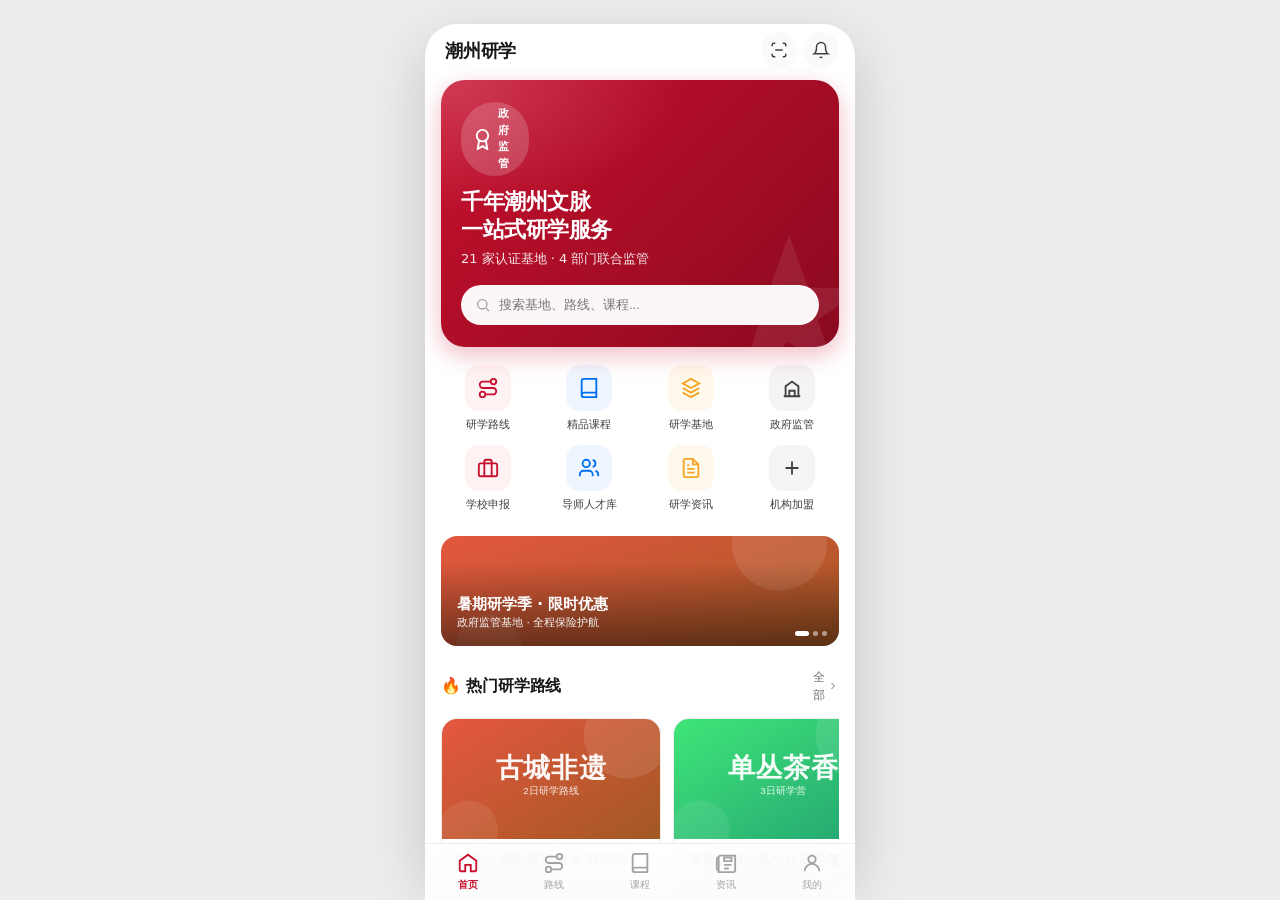
<file: index.html>
<!DOCTYPE html>
<html lang="zh-CN">
<head>
  <meta charset="UTF-8" />
  <meta name="viewport" content="width=device-width, initial-scale=1.0, maximum-scale=1.0, user-scalable=no, viewport-fit=cover" />
  <meta name="theme-color" content="#c8102e" />
  <meta name="description" content="潮州市研学管理服务平台 — 政府监管、学校申报、家长报名一站式研学服务" />
  <title>潮州市研学管理服务平台</title>
  <link rel="stylesheet" href="css/style.css" />
  <link rel="icon" href="data:image/svg+xml,<svg xmlns='http://www.w3.org/2000/svg' viewBox='0 0 100 100'><rect width='100' height='100' rx='22' fill='%23c8102e'/><path d='M50 18 L60 42 L86 42 L65 58 L73 84 L50 68 L27 84 L35 58 L14 42 L40 42 Z' fill='white'/></svg>" />
</head>
<body>
  <div class="app">
    <main id="app-main" class="page" style="overflow-y:auto;flex:1;padding-bottom:0"></main>
  </div>

  <script src="js/app.js"></script>
  <script src="js/pages.js"></script>
  <script>
    // Initial route
    renderHome();

    // Simple hash routing for back button support
    window.addEventListener('hashchange', () => {
      const hash = location.hash.slice(1) || 'home';
      const [path, query] = hash.split('?');
      const params = {};
      if (query) query.split('&').forEach(p => { const [k,v] = p.split('='); params[k] = v; });
      const fn = { home: renderHome, routes: () => renderList('routes'), courses: () => renderList('courses'),
        bases: () => renderList('bases'), news: () => renderList('news'), mine: renderMine,
        flow: renderFlow, govt: renderGovt, detail: () => renderDetail(params) }[path];
      if (fn) fn();
    });

    // Override navigate to support back via hash
    const _nav = window.navigate;
    window.navigate = function(path, query = {}) {
      let hash = path;
      if (Object.keys(query).length) {
        hash += '?' + Object.entries(query).map(([k,v]) => `${k}=${v}`).join('&');
      }
      if (location.hash.slice(1) !== hash) {
        history.pushState(null, '', '#' + hash);
      }
      _nav(path, query);
    };
    // Make back button work with browser history
    window.addEventListener('popstate', () => {
      const hash = location.hash.slice(1) || 'home';
      const [path, query] = hash.split('?');
      const params = {};
      if (query) query.split('&').forEach(p => { const [k,v] = p.split('='); params[k] = v; });
      _nav(path, params);
    });
  </script>
</body>
</html>
</file>
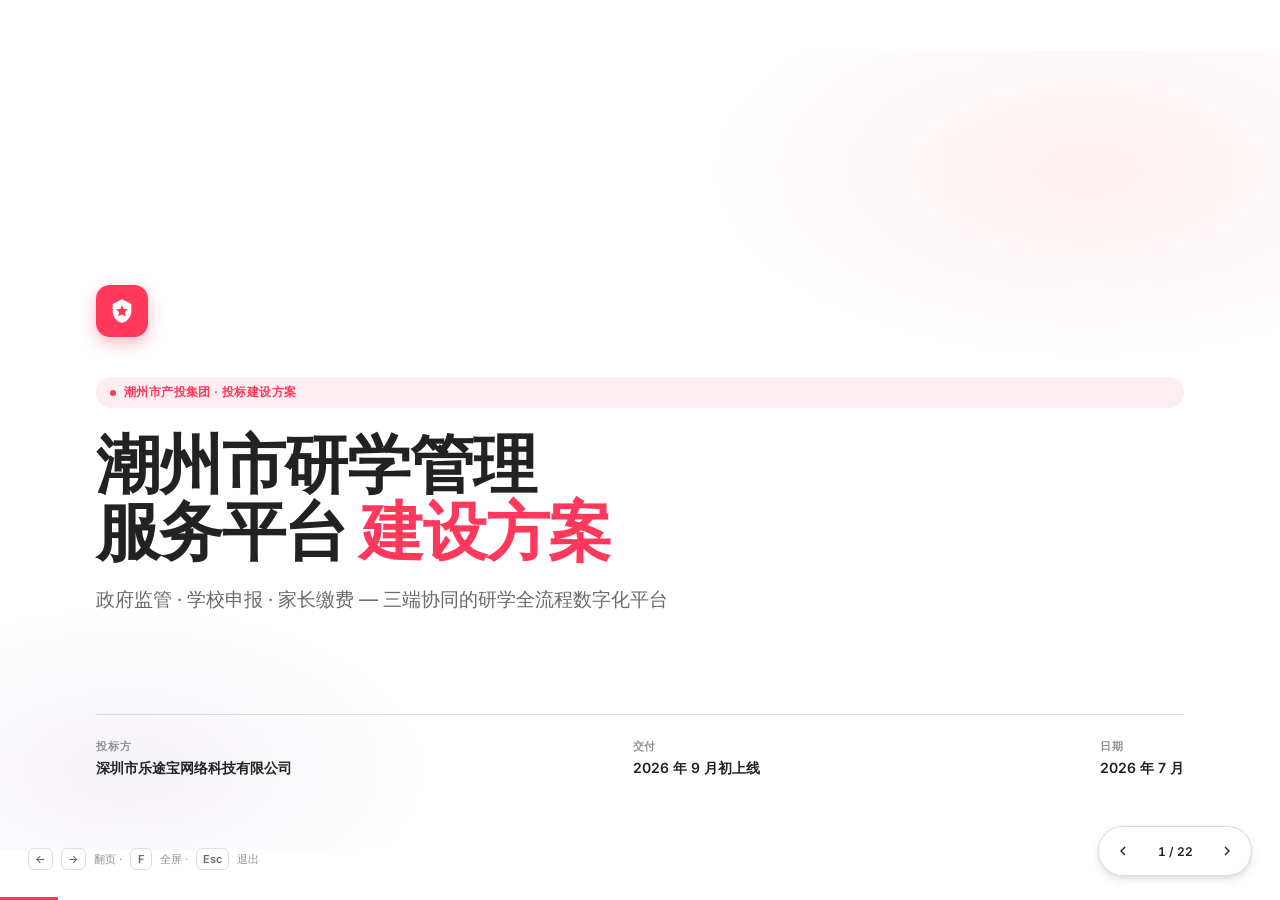
<file: proposal/index.html>
<!DOCTYPE html>
<html lang="zh-CN">
<head>
<meta charset="UTF-8">
<meta name="viewport" content="width=device-width, initial-scale=1.0">
<title>潮州市研学管理服务平台 · 建设方案 | 深圳市乐途宝网络科技有限公司</title>
<link rel="stylesheet" href="style.css">
<link rel="icon" href="data:image/svg+xml,<svg xmlns='http://www.w3.org/2000/svg' viewBox='0 0 100 100'><rect width='100' height='100' rx='22' fill='%23ff385c'/><path d='M50 18 L60 42 L86 42 L65 58 L73 84 L50 68 L27 84 L35 58 L14 42 L40 42 Z' fill='white'/></svg>">
</head>
<body>
<div class="deck" id="deck">

<!-- ============ 01 COVER ============ -->
<section class="slide cover active" data-title="封面">
  <div class="cover-inner">
    <div class="cover-logo">
      <svg viewBox="0 0 24 24" fill="white"><path d="M12 2 4 6v6c0 5 3.5 9.5 8 10 4.5-.5 8-5 8-10V6l-8-4zm0 5 1.5 3.2 3.5.4-2.5 2.4.6 3.5L12 14.9 8.9 16.5l.6-3.5L7 10.6l3.5-.4L12 7z"/></svg>
    </div>
    <div class="eyebrow"><span class="dot"></span>潮州市产投集团 · 投标建设方案</div>
    <h1>潮州市研学管理<br>服务平台 <span class="accent">建设方案</span></h1>
    <p class="lead">政府监管 · 学校申报 · 家长缴费 — 三端协同的研学全流程数字化平台</p>

    <div class="cover-meta">
      <div class="cm-item"><div class="l">投标方</div><div class="v">深圳市乐途宝网络科技有限公司</div></div>
      <div class="cm-item"><div class="l">交付</div><div class="v">2026 年 9 月初上线</div></div>
      <div class="cm-item"><div class="l">日期</div><div class="v">2026 年 7 月</div></div>
    </div>
  </div>
</section>

<!-- ============ 02 TOC ============ -->
<section class="slide" data-title="目录">
  <div class="slide-num">02 / <span>22</span></div>
  <div class="eyebrow"><span class="dot"></span>方案纲要</div>
  <h1 class="slide-title">方案<span class="accent">目录</span></h1>
  <p class="slide-sub">本方案围绕「业务理解 — 方案设计 — 实施保障 — 报价商务」四个维度展开，覆盖客户评估的全部关键决策点。</p>

  <div class="toc flex-1 center-y">
    <div class="toc-item"><div class="toc-num">01</div><div class="toc-title">项目背景与建设目标</div><div class="toc-desc">政策驱动 · 行业痛点 · 建设愿景</div><div class="toc-pages">P3–4</div></div>
    <div class="toc-item"><div class="toc-num">02</div><div class="toc-title">业务理解：三大角色 · 九步流程</div><div class="toc-desc">深度拆解学校 / 政府 / 运维全链路</div><div class="toc-pages">P5–8</div></div>
    <div class="toc-item"><div class="toc-num">03</div><div class="toc-title">产品方案与功能蓝图</div><div class="toc-desc">五端架构 · 核心功能 · 交互演示</div><div class="toc-pages">P9–15</div></div>
    <div class="toc-item"><div class="toc-num">04</div><div class="toc-title">技术架构与安全保障</div><div class="toc-desc">微服务 · 等保二级 · 数据安全</div><div class="toc-pages">P16–17</div></div>
    <div class="toc-item"><div class="toc-num">05</div><div class="toc-title">项目实施计划</div><div class="toc-desc">2 个月甘特图 · 里程碑 · 团队</div><div class="toc-pages">P18–19</div></div>
    <div class="toc-item"><div class="toc-num">06</div><div class="toc-title">交付范围 · 团队 · 合作</div><div class="toc-desc">工作范围 · 质量保障 · 长期运维</div><div class="toc-pages">P20–22</div></div>
  </div>
</section>

<!-- ============ 03 BACKGROUND ============ -->
<section class="slide" data-title="项目背景">
  <div class="slide-num">03 / <span>22</span></div>
  <div class="eyebrow"><span class="dot"></span>01 · 项目背景</div>
  <h1 class="slide-title">研学正成为<span class="accent">素质教育新基建</span></h1>
  <p class="slide-sub">国家政策持续加码，研学旅行已从「可选」变为「必修」。潮州拥有全国顶级的非遗与历史文化资源，亟需一个统一的数字化平台，把资源、学校、家长、监管方高效连接起来。</p>

  <div class="grid g3 flex-1">
    <div class="card hover">
      <div class="card-icon brand"><svg viewBox="0 0 24 24" fill="none" stroke="currentColor" stroke-width="2"><path d="M3 21h18M5 21V7l7-4 7 4v14M9 9h1M9 13h1M14 9h1M14 13h1"/></svg></div>
      <div class="card-title mt-16">政策驱动</div>
      <div class="card-desc">教育部等 11 部门《关于推进中小学生研学旅行的意见》明确将研学纳入教育教学计划。广东省要求每生每学年至少完成 1 次研学。</div>
    </div>
    <div class="card hover">
      <div class="card-icon amber"><svg viewBox="0 0 24 24" fill="none" stroke="currentColor" stroke-width="2"><path d="M20 10c0 6-8 12-8 12s-8-6-8-12a8 8 0 0 1 16 0Z"/><circle cx="12" cy="10" r="3"/></svg></div>
      <div class="card-title mt-16">潮州资源禀赋</div>
      <div class="card-desc"><strong>17 项国家级非遗</strong>、广济桥、牌坊街、凤凰山单丛茶…潮州是天然研学宝库，但缺乏统一管理与对外输出的数字化出口。</div>
    </div>
    <div class="card hover">
      <div class="card-icon luxe"><svg viewBox="0 0 24 24" fill="none" stroke="currentColor" stroke-width="2"><path d="M12 2v20M2 12h20"/><circle cx="12" cy="12" r="9"/></svg></div>
      <div class="card-title mt-16">管理缺位痛点</div>
      <div class="card-desc">学校各自联系旅行社、缺乏资质审核、安全事故风险高、费用不透明、政府无法有效监管 — 这些正是本平台要解决的问题。</div>
    </div>
  </div>

  <div class="row mt-32" style="gap:20px">
    <div class="stat" style="flex:1"><div class="num brand">21+</div><div class="lbl">认证研学基地待接入</div><div class="sub">含国家级、省级、市级</div></div>
    <div class="stat" style="flex:1"><div class="num">4</div><div class="lbl">政府监管部门</div><div class="sub">教育 · 文广旅体 · 交运 · 产投</div></div>
    <div class="stat" style="flex:1"><div class="num">300+</div><div class="lbl">潮州中小学校</div><div class="sub">潜在平台用户</div></div>
    <div class="stat" style="flex:1"><div class="num">20万+</div><div class="lbl">中小学生家庭</div><div class="sub">年度研学需求</div></div>
  </div>
</section>

<!-- ============ 04 VISION ============ -->
<section class="slide" data-title="建设目标">
  <div class="slide-num">04 / <span>22</span></div>
  <div class="eyebrow green"><span class="dot"></span>01 · 建设目标</div>
  <h1 class="slide-title">一个平台，<span class="accent">三端协同</span><br>让研学<span class="grad">可管、可溯、可评</span></h1>
  <p class="slide-sub">不是简单的报名系统，而是连接政府、学校、基地、服务商、家长的「研学产业操作系统」。所有环节线上化、留痕化、可评价、可结算。</p>

  <div class="grid g3 flex-1 center-y mt-16">
    <div class="card hover" style="border-top:3px solid var(--primary)">
      <div class="feature-num">可<br>管</div>
      <div class="card-title mt-16" style="font-size:17px">政府监管闭环</div>
      <div class="card-desc">报备 → 审核 → 执行 → 评价 → 结算，全程留痕。教育局、文广旅体局、交运、产投四部门在线协同，数据实时穿透。</div>
    </div>
    <div class="card hover" style="border-top:3px solid var(--luxe)">
      <div class="feature-num" style="color:var(--luxe)">可<br>溯</div>
      <div class="card-title mt-16" style="font-size:17px">全链路追溯</div>
      <div class="card-desc">每一次研学从学校发起需求到家长缴费签约，每一个执行环节（交通、餐饮、住宿、导师）均有订单与复核记录，事后可追溯。</div>
    </div>
    <div class="card hover" style="border-top:3px solid var(--green)">
      <div class="feature-num" style="color:var(--green)">可<br>评</div>
      <div class="card-title mt-16" style="font-size:17px">评价驱动结算</div>
      <div class="card-desc">活动结束后学校对各环节评分，评价结果直接关联服务商结算与后续推荐权重，形成「优胜劣汰」的良性生态。</div>
    </div>
  </div>
</section>

<!-- ============ 05 THREE ROLES ============ -->
<section class="slide" data-title="三大角色">
  <div class="slide-num">05 / <span>22</span></div>
  <div class="eyebrow luxe"><span class="dot"></span>02 · 业务理解</div>
  <h1 class="slide-title">三大<span class="accent">核心角色</span>，各司其职</h1>
  <p class="slide-sub">平台服务三类用户：发起需求的学校（家委）、行使审批监管的政府部门、负责资源上架与运营的产投平台运维方。家长通过小程序完成报名缴费。</p>

  <div class="row flex-1 mt-16" style="gap:18px;align-items:stretch">
    <div class="persona">
      <div class="persona-head">
        <div class="persona-avatar" style="background:var(--primary-soft);color:var(--primary)">🏫</div>
        <div><div class="persona-name">学校 / 家委</div><div class="persona-role">需求发起方 · 评价方</div></div>
      </div>
      <div class="persona-quote">"我们要确定日期、统计人数、勾选基地和配套服务，然后走审核，最后让家长报名缴费。流程太长了，全靠 Excel 和微信群根本管不过来。"</div>
      <ul class="persona-list">
        <li>预报名：男女、减免、老师人数</li>
        <li>勾选基地 + 交通 + 旅行社 + 保险 + 导师 + 餐饮 + 住宿</li>
        <li>形成出行需求单，发起审核</li>
        <li>推送家长报名缴费、购险、签约</li>
        <li>活动后对各环节评价</li>
      </ul>
    </div>
    <div class="persona">
      <div class="persona-head">
        <div class="persona-avatar" style="background:#f1ecf7;color:var(--luxe)">🏛️</div>
        <div><div class="persona-name">政府部门</div><div class="persona-role">监管审核方</div></div>
      </div>
      <div class="persona-quote">"我们要对每一条研学路线把关：资质是否合规、交通是否安全、保险是否到位。以前只能看纸质材料，现在要在线审批、留痕可查。"</div>
      <ul class="persona-list">
        <li>教育局：业务合规性审核</li>
        <li>文广旅体：基地 / 路线资质</li>
        <li>交通运输：车辆与运输资质</li>
        <li>产投集团：业务分发与执行</li>
        <li>报备 → 审核（通过 / 退回）</li>
      </ul>
    </div>
    <div class="persona">
      <div class="persona-head">
        <div class="persona-avatar" style="background:#ebf6ec;color:var(--green)">⚙️</div>
        <div><div class="persona-name">平台运维方</div><div class="persona-role">资源运营方</div></div>
      </div>
      <div class="persona-quote">"21 家基地、旅行社、运输、保险、餐饮、住宿、导师…所有资源由我们上架、审核资质、组织分发，还要做财务审核和数据分析。"</div>
      <ul class="persona-list">
        <li>基地 / 服务商上架管理</li>
        <li>资质审核与年检</li>
        <li>人才库（导师）管理</li>
        <li>财务审核与结算</li>
        <li>数据分析与后台维护</li>
      </ul>
    </div>
  </div>
</section>

<!-- ============ 06 NINE-STEP FLOW ============ -->
<section class="slide" data-title="九步流程">
  <div class="slide-num">06 / <span>22</span></div>
  <div class="eyebrow"><span class="dot"></span>02 · 业务理解 · 核心</div>
  <h1 class="slide-title">学校端<span class="accent">九步业务流程</span>全拆解</h1>
  <p class="slide-sub">这是整个平台的「主血脉」。我们对需求文档中的 9 个环节逐一建模，确保每一步都在系统中可执行、可流转、可监控。</p>

  <div class="flex-1 center-y">
    <div class="flow">
      <div class="flow-step"><div class="fs-num">STEP 01</div><div class="fs-title">日期确定 · 预报名</div><div class="fs-desc">学校收集名单：男女、减免、老师</div></div>
      <div class="flow-step"><div class="fs-num">STEP 02</div><div class="fs-title">勾选菜单</div><div class="fs-desc">基地 / 交通 / 旅行社 / 保险 / 导师 / 餐饮 / 住宿</div></div>
      <div class="flow-step"><div class="fs-num">STEP 03</div><div class="fs-title">被选单位复核</div><div class="fs-desc">执行单位确认接单能力</div></div>
      <div class="flow-step"><div class="fs-num">STEP 04</div><div class="fs-title">推送行政审核</div><div class="fs-desc">教育 / 文广旅体 / 产投 / 交运</div></div>
      <div class="flow-step"><div class="fs-num">STEP 05</div><div class="fs-title">业务单分发</div><div class="fs-desc">产投组织分发 · 确认执行人</div></div>
    </div>
    <div style="text-align:center;color:var(--primary);font-size:18px;margin:12px 0">↓</div>
    <div class="flow">
      <div class="flow-step"><div class="fs-num">STEP 06</div><div class="fs-title">家长报名缴费</div><div class="fs-desc">报名 + 缴费 + 购险 + 签约</div></div>
      <div class="flow-step"><div class="fs-num">STEP 07</div><div class="fs-title">订单推送确认</div><div class="fs-desc">确定人数 · 各环节复核</div></div>
      <div class="flow-step"><div class="fs-num">STEP 08</div><div class="fs-title">活动执行评价</div><div class="fs-desc">学校对各环节打分评价</div></div>
      <div class="flow-step"><div class="fs-num">STEP 09</div><div class="fs-title">系统评价结算</div><div class="fs-desc">依据评分自动结算各环节</div></div>
      <div class="flow-step" style="background:var(--primary-soft);border-color:var(--primary-disabled)"><div class="fs-num">✓ 闭环</div><div class="fs-title">完成</div><div class="fs-desc">数据沉淀 · 反哺运营</div></div>
    </div>

    <div class="row mt-32" style="gap:10px">
      <div class="pill brand">9 个状态机节点</div>
      <div class="pill luxe">4 部门会签审核</div>
      <div class="pill green">7 类执行环节</div>
      <div class="pill amber">评价 → 结算联动</div>
      <div class="pill">家长电子签约</div>
      <div class="pill">全程留痕可溯</div>
    </div>
  </div>
</section>

<!-- ============ 07 PAIN POINTS ============ -->
<section class="slide" data-title="痛点分析">
  <div class="slide-num">07 / <span>22</span></div>
  <div class="eyebrow amber"><span class="dot"></span>02 · 业务理解</div>
  <h1 class="slide-title">当前<span class="accent">五大痛点</span>，我们逐个击破</h1>
  <p class="slide-sub">基于对潮州研学现状的调研，我们识别出当前运作模式的核心问题，并给出平台的针对性解法。</p>

  <div class="grid g2 flex-1 center-y mt-16" style="gap:18px">
    <div class="card hover">
      <div class="card-title"><span class="pill brand">痛点 01</span> 资质参差不齐，安全风险高</div>
      <div class="card-desc mt-8">学校自行联系旅行社、大巴，难以核验资质，一旦出事故责任不清。</div>
      <div class="mt-16" style="padding:12px 16px;background:#ebf6ec;border-radius:var(--r-sm);font-size:13px;color:var(--green);font-weight:600">✓ 平台解法：所有服务商入驻须资质审核 + 年检，交通/保险强制校验，黑白名单机制</div>
    </div>
    <div class="card hover">
      <div class="card-title"><span class="pill brand">痛点 02</span> 审批靠纸质，政府监管难</div>
      <div class="card-desc mt-8">报备材料线下传递，多部门会签效率低，无法实时掌握全市研学动态。</div>
      <div class="mt-16" style="padding:12px 16px;background:#ebf6ec;border-radius:var(--r-sm);font-size:13px;color:var(--green);font-weight:600">✓ 平台解法：在线报备 + 多部门会签工作台，数据看板实时呈现全市研学情况</div>
    </div>
    <div class="card hover">
      <div class="card-title"><span class="pill brand">痛点 03</span> 费用不透明，家长存疑虑</div>
      <div class="card-desc mt-8">费用由学校代收或旅行社收取，明细不清，缺乏信任，退费纠纷多。</div>
      <div class="mt-16" style="padding:12px 16px;background:#ebf6ec;border-radius:var(--r-sm);font-size:13px;color:var(--green);font-weight:600">✓ 平台解法：家长端在线缴费 + 费用明细透明 + 资金存管 + 电子签约保障</div>
    </div>
    <div class="card hover">
      <div class="card-title"><span class="pill brand">痛点 04</span> 评价缺失，服务质量无反馈</div>
      <div class="card-desc mt-8">活动结束后缺乏系统性评价，优质服务商得不到激励，劣质服务持续存在。</div>
      <div class="mt-16" style="padding:12px 16px;background:#ebf6ec;border-radius:var(--r-sm);font-size:13px;color:var(--green);font-weight:600">✓ 平台解法：标准化评价体系 + 评分驱动结算与排序，形成优胜劣汰生态</div>
    </div>
  </div>
</section>

<!-- ============ 08 OUR ADVANTAGE ============ -->
<section class="slide" data-title="我们的优势">
  <div class="slide-num">08 / <span>22</span></div>
  <div class="eyebrow"><span class="dot"></span>03 · 为什么选择我们</div>
  <h1 class="slide-title">不止于<span class="accent">交付系统</span>，<br>更交付一个<span class="grad">能落地的业务闭环</span></h1>
  <p class="slide-sub">我们最大的差异化：投标前已投入研发资源，做出了<strong style="color:var(--ink)">可交互的 Demo</strong>。您今天看到的所有界面都不是效果图，而是真实运行的代码 — 这意味着我们对需求的理解已经过验证，交付风险大幅降低。</p>

  <div class="grid g4 flex-1 center-y mt-16">
    <div class="card hover" style="border-top:3px solid var(--primary)">
      <div class="card-icon brand"><svg viewBox="0 0 24 24" fill="none" stroke="currentColor" stroke-width="2"><path d="m9 18 6-6-6-6"/></svg></div>
      <div class="card-title mt-16">已有可运行 Demo</div>
      <div class="card-desc">投标即提供线上 Demo，需求理解零偏差，启动即可进入正式开发，省去 2-3 周需求确认期。</div>
    </div>
    <div class="card hover">
      <div class="card-icon luxe"><svg viewBox="0 0 24 24" fill="none" stroke="currentColor" stroke-width="2"><path d="M12 2 4 6v6c0 5 3.5 9.5 8 10 4.5-.5 8-5 8-10V6l-8-4z"/><path d="m9 12 2 2 4-4"/></svg></div>
      <div class="card-title mt-16">政务项目经验</div>
      <div class="card-desc">团队具备多端协同政务平台经验，熟悉等保合规、电子签章、资金存管等政府类项目要求。</div>
    </div>
    <div class="card hover">
      <div class="card-icon green"><svg viewBox="0 0 24 24" fill="none" stroke="currentColor" stroke-width="2"><circle cx="12" cy="12" r="9"/><path d="M12 7v5l3 2"/></svg></div>
      <div class="card-title mt-16">2 个月硬承诺</div>
      <div class="card-desc">Demo 已完成 30% 工作量，配合成熟脚手架与并行开发，9 月初上线是<strong>已验证的承诺</strong>，非空头支票。</div>
    </div>
    <div class="card hover">
      <div class="card-icon amber"><svg viewBox="0 0 24 24" fill="none" stroke="currentColor" stroke-width="2"><path d="M12 2 4 6v6c0 5 3.5 9.5 8 10 4.5-.5 8-5 8-10V6l-8-4z"/></svg></div>
      <div class="card-title mt-16">长期陪跑</div>
      <div class="card-desc">不收一次性交付费思维。3 年质保 + 运维陪跑，关注平台上线后的真实使用与持续迭代。</div>
    </div>
  </div>

  <div class="callout mt-24">
    <div class="co-label">关键差异化</div>
    <div class="co-text">大多数投标方此刻还在画 PPT 效果图。<strong>我们交付的是已经能点的产品</strong> — 这是最有力的需求理解证明，也是交付信心的来源。</div>
  </div>
</section>

<!-- ============ 09 PRODUCT OVERVIEW ============ -->
<section class="slide" data-title="产品总览">
  <div class="slide-num">09 / <span>22</span></div>
  <div class="eyebrow"><span class="dot"></span>03 · 产品方案</div>
  <h1 class="slide-title"><span class="accent">五端</span>协同的产品矩阵</h1>
  <p class="slide-sub">一个平台，五个终端，覆盖从家长报名到政府监管的完整链路。各端数据实时互通，权限严格隔离。</p>

  <div class="grid g5 flex-1 center-y mt-16" style="gap:14px">
    <div class="card hover" style="text-align:center;padding:28px 18px;border-top:3px solid var(--primary)">
      <div style="font-size:40px;margin-bottom:12px">📱</div>
      <div style="font-size:15px;font-weight:600">家长小程序</div>
      <div class="card-desc mt-8" style="font-size:12px">浏览路线课程<br>报名缴费购险<br>电子签约 · 查看行程</div>
      <div class="mt-16"><span class="pill brand">核心入口</span></div>
    </div>
    <div class="card hover" style="text-align:center;padding:28px 18px">
      <div style="font-size:40px;margin-bottom:12px">🏫</div>
      <div style="font-size:15px;font-weight:600">学校 Web 端</div>
      <div class="card-desc mt-8" style="font-size:12px">预报名管理<br>需求单勾选<br>发起审核 · 评价</div>
      <div class="mt-16"><span class="pill">PC 浏览器</span></div>
    </div>
    <div class="card hover" style="text-align:center;padding:28px 18px">
      <div style="font-size:40px;margin-bottom:12px">🏛️</div>
      <div style="font-size:15px;font-weight:600">政府工作台</div>
      <div class="card-desc mt-8" style="font-size:12px">在线报备审核<br>多部门会签<br>监管数据看板</div>
      <div class="mt-16"><span class="pill luxe">PC 浏览器</span></div>
    </div>
    <div class="card hover" style="text-align:center;padding:28px 18px">
      <div style="font-size:40px;margin-bottom:12px">⚙️</div>
      <div style="font-size:15px;font-weight:600">运维管理后台</div>
      <div class="card-desc mt-8" style="font-size:12px">基地/服务商上架<br>资质审核 · 财务<br>数据分析</div>
      <div class="mt-16"><span class="pill green">PC 浏览器</span></div>
    </div>
    <div class="card hover" style="text-align:center;padding:28px 18px">
      <div style="font-size:40px;margin-bottom:12px">🏪</div>
      <div style="font-size:15px;font-weight:600">服务商端</div>
      <div class="card-desc mt-8" style="font-size:12px">接单 · 复核<br>行程执行<br>评价回复 · 结算</div>
      <div class="mt-16"><span class="pill amber">小程序+Web</span></div>
    </div>
  </div>

  <div class="mt-24" style="padding:18px 24px;background:var(--surface-soft);border-radius:var(--r-md)">
    <div style="font-size:13px;color:var(--muted);font-weight:600;margin-bottom:10px">数据互通关系</div>
    <div style="font-size:14px;color:var(--body);line-height:1.7">
      家长小程序 → 触发报名 → 学校端汇总 → 政府端审核 → 运维端分发 → 服务商端执行 → 评价回流至全端 · 全程同一份数据，权限隔离可见性
    </div>
  </div>
</section>

<!-- ============ 10 DEMO ============ -->
<section class="slide" data-title="Demo 演示">
  <div class="slide-num">10 / <span>22</span></div>
  <div class="eyebrow"><span class="dot"></span>03 · 核心亮点 · LIVE DEMO</div>
  <h1 class="slide-title">这不是效果图，<span class="accent">是真实运行的产品</span></h1>
  <p class="slide-sub">下方是投标前已开发的 Demo（手机端）— 可直接点击交互。包含首页、研学路线、课程、基地、学校九步流程、政府审核工作台等核心页面。</p>

  <div class="row flex-1 mt-16" style="gap:28px;align-items:stretch">
    <div class="demo-frame" style="flex:0 0 290px;height:560px">
      <div class="demo-badge"><span class="live-dot"></span>LIVE DEMO</div>
      <iframe src="https://chaozhou.duduvibe.com" title="潮州研学 Demo"></iframe>
    </div>
    <div style="flex:1;display:flex;flex-direction:column;justify-content:center;gap:14px">
      <div class="card hover"><div class="row aic" style="gap:12px"><span class="pill brand">可点</span><div><div style="font-weight:600;font-size:14px">10 个完整页面</div><div class="muted text-xs mt-8">首页 · 路线 · 课程 · 基地 · 资讯 · 我的 · 学校流程 · 政府审核 · 加盟 · 导师库</div></div></div></div>
      <div class="card hover"><div class="row aic" style="gap:12px"><span class="pill luxe">可交互</span><div><div style="font-weight:600;font-size:14px">九步业务流程可视化</div><div class="muted text-xs mt-8">完整呈现学校端从预报名到结算的 9 步状态机，含进度条与状态徽章</div></div></div></div>
      <div class="card hover"><div class="row aic" style="gap:12px"><span class="pill green">可体验</span><div><div style="font-weight:600;font-size:14px">政府多部门审核工作台</div><div class="muted text-xs mt-8">教育局/文广旅体/交运/产投四部门会签，支持通过/退回操作 Demo</div></div></div></div>
      <div class="card hover"><div class="row aic" style="gap:12px"><span class="pill amber">已上线</span><div><div style="font-weight:600;font-size:14px">chaozhou.duduvibe.com</div><div class="muted text-xs mt-8">已部署 Vercel CDN，全球可访问，可作为投标演示地址</div></div></div></div>
    </div>
  </div>
</section>

<!-- ============ 11 INTERACTIVE FLOW ============ -->
<section class="slide" data-title="交互流程演示">
  <div class="slide-num">11 / <span>22</span></div>
  <div class="eyebrow luxe"><span class="dot"></span>03 · 核心流程</div>
  <h1 class="slide-title">一次研学的<span class="accent">完整数字旅程</span></h1>
  <p class="slide-sub">以「湘桥区城西中学 · 非遗研学」为例，展示一次真实研学活动在平台上的全流程流转。</p>

  <div class="flex-1 center-y">
    <div class="grid g4" style="gap:14px">
      <div class="card hover" style="padding:20px;border-top:3px solid var(--primary)">
        <div class="text-xs muted" style="font-weight:600">D-30 · 学校端</div>
        <div style="font-weight:600;font-size:15px;margin-top:6px">① 发起预报名</div>
        <div class="card-desc mt-8" style="font-size:13px">城西中学家委在 Web 端填写日期、统计 320 人（含减免 12 人、老师 18 人），勾选广济桥基地 + 配套服务。</div>
      </div>
      <div class="card hover" style="padding:20px;border-top:3px solid var(--amber)">
        <div class="text-xs muted" style="font-weight:600">D-28 · 服务商</div>
        <div style="font-weight:600;font-size:15px;margin-top:6px">② 单位复核接单</div>
        <div class="card-desc mt-8" style="font-size:13px">城西旅行社、潮运大巴、人保财险等收到需求，复核自身接待能力，确认接单。</div>
      </div>
      <div class="card hover" style="padding:20px;border-top:3px solid var(--luxe)">
        <div class="text-xs muted" style="font-weight:600">D-25 · 政府端</div>
        <div style="font-weight:600;font-size:15px;margin-top:6px">③ 四部门会签</div>
        <div class="card-desc mt-8" style="font-size:13px">需求单推送至教育、文广旅体、交运、产投，各部门在线审核资质，全部通过。</div>
      </div>
      <div class="card hover" style="padding:20px;border-top:3px solid var(--green)">
        <div class="text-xs muted" style="font-weight:600">D-20 · 家长端</div>
        <div style="font-weight:600;font-size:15px;margin-top:6px">④ 报名缴费签约</div>
        <div class="card-desc mt-8" style="font-size:13px">家长收到小程序推送，完成报名、在线缴费、购买保险、电子签约，全程留痕。</div>
      </div>
    </div>
    <div style="text-align:center;color:var(--primary);font-size:18px;margin:14px 0">↓</div>
    <div class="grid g3" style="gap:14px">
      <div class="card hover" style="padding:20px;border-top:3px solid var(--plus)">
        <div class="text-xs muted" style="font-weight:600">D-2 · 全端</div>
        <div style="font-weight:600;font-size:15px;margin-top:6px">⑤ 订单分发复核</div>
        <div class="card-desc mt-8" style="font-size:13px">人数确定后，系统自动将订单分发至交通、餐饮、住宿等各环节，各方复核确认。</div>
      </div>
      <div class="card hover" style="padding:20px;border-top:3px solid var(--primary)">
        <div class="text-xs muted" style="font-weight:600">D-Day · 执行</div>
        <div style="font-weight:600;font-size:15px;margin-top:6px">⑥ 活动执行</div>
        <div class="card-desc mt-8" style="font-size:13px">研学活动执行，GPS 打卡、应急联络、行程进度实时回传至学校与监管端。</div>
      </div>
      <div class="card hover" style="padding:20px;border-top:3px solid var(--green)">
        <div class="text-xs muted" style="font-weight:600">D+2 · 结算</div>
        <div style="font-weight:600;font-size:15px;margin-top:6px">⑦ 评价 → 结算</div>
        <div class="card-desc mt-8" style="font-size:13px">学校对基地、交通、餐饮、导师评分，系统依据评分自动结算各环节费用。</div>
      </div>
    </div>
  </div>
</section>

<!-- ============ 12 GOVT FLOW ============ -->
<section class="slide" data-title="政府监管流程">
  <div class="slide-num">12 / <span>22</span></div>
  <div class="eyebrow luxe"><span class="dot"></span>03 · 政府监管</div>
  <h1 class="slide-title">政府端：<span class="accent">报备 → 审核</span> 双闭环</h1>
  <p class="slide-sub">政府侧流程简洁而严谨：所有研学活动须先报备，经多部门审核通过后方可执行。审核不通过则退回重选，形成闭环。</p>

  <div class="flex-1 center-y">
    <div class="grid g4" style="gap:18px">
      <div class="card hover" style="padding:28px;text-align:center">
        <div style="font-size:36px;margin-bottom:12px">📋</div>
        <div style="font-weight:600;font-size:16px">在线报备</div>
        <div class="card-desc mt-8">学校/服务商提交研学计划，结构化录入路线、人数、配套、日期</div>
      </div>
      <div class="card hover" style="padding:28px;text-align:center;border-top:3px solid var(--luxe)">
        <div style="font-size:36px;margin-bottom:12px">🔍</div>
        <div style="font-weight:600;font-size:16px">多部门会签</div>
        <div class="card-desc mt-8">教育、文广旅体、交运、产投各自审核专业范畴，并行或串行</div>
      </div>
      <div class="card hover" style="padding:28px;text-align:center;border-top:3px solid var(--green)">
        <div style="font-size:36px;margin-bottom:12px">✅</div>
        <div style="font-weight:600;font-size:16px">通过 / 退回</div>
        <div class="card-desc mt-8">全通过则生成可执行业务单；任一退回则回退学校重选，附退回意见</div>
      </div>
      <div class="card hover" style="padding:28px;text-align:center;border-top:3px solid var(--primary)">
        <div style="font-size:36px;margin-bottom:12px">📊</div>
        <div style="font-weight:600;font-size:16px">监管看板</div>
        <div class="card-desc mt-8">全市研学活动实时呈现：报备数、通过率、执行中、异常预警</div>
      </div>
    </div>

    <div class="grid g4 mt-32" style="gap:18px">
      <div class="stat"><div class="num">4</div><div class="lbl">会签部门</div></div>
      <div class="stat"><div class="num brand">2</div><div class="lbl">审核结果（通过/退回）</div></div>
      <div class="stat"><div class="num">100%</div><div class="lbl">流程留痕</div></div>
      <div class="stat"><div class="num brand">实时</div><div class="lbl">监管数据穿透</div></div>
    </div>
  </div>
</section>

<!-- ============ 13 OPS FLOW ============ -->
<section class="slide" data-title="平台运维">
  <div class="slide-num">13 / <span>22</span></div>
  <div class="eyebrow green"><span class="dot"></span>03 · 平台运维端</div>
  <h1 class="slide-title">运维端：<span class="accent">资源全生命周期</span>管理</h1>
  <p class="slide-sub">产投平台运维方负责所有资源的上架、审核、分发、结算与分析，是整个生态的「中枢」。</p>

  <div class="grid g3 flex-1 center-y mt-16">
    <div class="card hover">
      <div class="card-icon green"><svg viewBox="0 0 24 24" fill="none" stroke="currentColor" stroke-width="2"><path d="M3 9.5 12 3l9 6.5V20a1 1 0 0 1-1 1h-5v-7h-6v7H4a1 1 0 0 1-1-1V9.5z"/></svg></div>
      <div class="card-title mt-16">资源上架管理</div>
      <div class="card-desc">21 家基地、旅行社、运输公司、保险、餐饮、住宿 — 统一上架、分类、编辑、上下架控制。</div>
    </div>
    <div class="card hover">
      <div class="card-icon brand"><svg viewBox="0 0 24 24" fill="none" stroke="currentColor" stroke-width="2"><path d="m9 12 2 2 4-4"/><path d="M12 2 4 6v6c0 5 3.5 9.5 8 10 4.5-.5 8-5 8-10V6l-8-4z"/></svg></div>
      <div class="card-title mt-16">资质审核 · 年检</div>
      <div class="card-desc">所有服务商入驻强制资质审核，到期年检提醒，黑白名单管理，淘汰不合规单位。</div>
    </div>
    <div class="card hover">
      <div class="card-icon luxe"><svg viewBox="0 0 24 24" fill="none" stroke="currentColor" stroke-width="2"><circle cx="12" cy="8" r="4"/><path d="M4 21a8 8 0 0 1 16 0"/></svg></div>
      <div class="card-title mt-16">人才库 · 导师管理</div>
      <div class="card-desc">非遗传承人、研学导师入库管理，专业领域、从教经历、评价评分、排期调度。</div>
    </div>
    <div class="card hover">
      <div class="card-icon amber"><svg viewBox="0 0 24 24" fill="none" stroke="currentColor" stroke-width="2"><rect x="2" y="6" width="20" height="12" rx="2"/><circle cx="12" cy="12" r="2"/></svg></div>
      <div class="card-title mt-16">财务审核 · 结算</div>
      <div class="card-desc">资金存管、对账、发票管理；依据评价自动生成各环节结算单，支持多级审核。</div>
    </div>
    <div class="card hover">
      <div class="card-icon luxe"><svg viewBox="0 0 24 24" fill="none" stroke="currentColor" stroke-width="2"><path d="M3 3v18h18"/><path d="m7 14 4-4 4 4 5-5"/></svg></div>
      <div class="card-title mt-16">数据分析看板</div>
      <div class="card-desc">报名转化、基地热度、路线排行、评价分布、收入统计 — 多维度可视化决策支持。</div>
    </div>
    <div class="card hover">
      <div class="card-icon green"><svg viewBox="0 0 24 24" fill="none" stroke="currentColor" stroke-width="2"><circle cx="12" cy="12" r="3"/><path d="M19.4 15a1.65 1.65 0 0 0 .33 1.82l.06.06a2 2 0 1 1-2.83 2.83l-.06-.06a1.65 1.65 0 0 0-1.82-.33 1.65 1.65 0 0 0-1 1.51V21a2 2 0 0 1-4 0v-.09A1.65 1.65 0 0 0 9 19.4a1.65 1.65 0 0 0-1.82.33"/></svg></div>
      <div class="card-title mt-16">后台维护 · 权限</div>
      <div class="card-desc">RBAC 细粒度权限、操作日志、系统配置、内容审核 — 满足政务级运维要求。</div>
    </div>
  </div>
</section>

<!-- ============ 14 PARENT EXPERIENCE ============ -->
<section class="slide" data-title="家长端体验">
  <div class="slide-num">14 / <span>22</span></div>
  <div class="eyebrow"><span class="dot"></span>03 · 家长端</div>
  <h1 class="slide-title">家长端：<span class="accent">省心、透明、放心</span></h1>
  <p class="slide-sub">家长是最终付费者与决策者。我们用极致的小程序体验消除信息差，让报名像网购一样简单。</p>

  <div class="row flex-1 mt-16" style="gap:24px;align-items:stretch">
    <div style="flex:0 0 260px;display:flex;align-items:center;justify-content:center">
      <div style="width:240px;height:480px;border:8px solid var(--ink);border-radius:36px;overflow:hidden;background:#fff;box-shadow:var(--shadow-hover)">
        <iframe src="https://chaozhou.duduvibe.com/#mine" style="width:100%;height:100%;border:0" title="家长端预览"></iframe>
      </div>
    </div>
    <div style="flex:1;display:flex;flex-direction:column;justify-content:center;gap:14px">
      <div class="card hover" style="padding:20px">
        <div style="display:flex;gap:14px;align-items:flex-start">
          <div class="card-icon brand" style="margin-top:2px"><svg viewBox="0 0 24 24" fill="none" stroke="currentColor" stroke-width="2"><path d="M9 12l2 2 4-4"/><circle cx="12" cy="12" r="9"/></svg></div>
          <div><div style="font-weight:600">一触报名，告别纸质</div><div class="card-desc mt-8">小程序内完成报名信息填写、在线缴费、保险购买、电子签约，全程无纸化，3 分钟搞定。</div></div>
        </div>
      </div>
      <div class="card hover" style="padding:20px">
        <div style="display:flex;gap:14px;align-items:flex-start">
          <div class="card-icon luxe" style="margin-top:2px"><svg viewBox="0 0 24 24" fill="none" stroke="currentColor" stroke-width="2"><path d="M20 10c0 6-8 12-8 12s-8-6-8-12a8 8 0 0 1 16 0Z"/><circle cx="12" cy="10" r="3"/></svg></div>
          <div><div style="font-weight:600">行程透明，实时可查</div><div class="card-desc mt-8">研学当天可查看孩子行程进度、GPS 定位、用餐住宿安排，消除"看不到"的焦虑。</div></div>
        </div>
      </div>
      <div class="card hover" style="padding:20px">
        <div style="display:flex;gap:14px;align-items:flex-start">
          <div class="card-icon green" style="margin-top:2px"><svg viewBox="0 0 24 24" fill="none" stroke="currentColor" stroke-width="2"><rect x="2" y="6" width="20" height="12" rx="2"/><path d="M2 10h20"/></svg></div>
          <div><div style="font-weight:600">费用明细，清清楚楚</div><div class="card-desc mt-8">每一笔费用（基地、交通、餐费、保险）逐项展示，资金存管保障，支持一键退费。</div></div>
        </div>
      </div>
      <div class="card hover" style="padding:20px">
        <div style="display:flex;gap:14px;align-items:flex-start">
          <div class="card-icon amber" style="margin-top:2px"><svg viewBox="0 0 24 24" fill="none" stroke="currentColor" stroke-width="2"><path d="M12 2 4 6v6c0 5 3.5 9.5 8 10 4.5-.5 8-5 8-10V6l-8-4z"/></svg></div>
          <div><div style="font-weight:600">资质背书，安全无忧</div><div class="card-desc mt-8">所有路线经政府审核，基地/车辆/保险均持证，官方平台背书，比私下找旅行社更可靠。</div></div>
        </div>
      </div>
    </div>
  </div>
</section>

<!-- ============ 15 KEY FEATURES ============ -->
<section class="slide" data-title="核心功能矩阵">
  <div class="slide-num">15 / <span>22</span></div>
  <div class="eyebrow luxe"><span class="dot"></span>03 · 功能蓝图</div>
  <h1 class="slide-title">核心功能<span class="accent">矩阵</span></h1>
  <p class="slide-sub">覆盖业务全场景的核心功能模块。一期聚焦核心闭环，二期扩展增值能力。</p>

  <div class="flex-1 center-y">
    <div class="grid g4" style="gap:14px;margin-bottom:18px">
      <h2 class="section-title" style="grid-column:span 4;color:var(--primary)">一期（9 月初上线）· 核心闭环</h2>
      <div class="card" style="padding:16px"><div style="font-weight:600;font-size:13px">📋 学校需求单</div><div class="muted text-xs mt-8">预报名 · 勾选 · 提交</div></div>
      <div class="card" style="padding:16px"><div style="font-weight:600;font-size:13px">🏛️ 多部门会签</div><div class="muted text-xs mt-8">报备 · 审核 · 退回</div></div>
      <div class="card" style="padding:16px"><div style="font-weight:600;font-size:13px">🏪 业务单分发</div><div class="muted text-xs mt-8">产投分发 · 接单复核</div></div>
      <div class="card" style="padding:16px"><div style="font-weight:600;font-size:13px">💳 家长报名缴费</div><div class="muted text-xs mt-8">缴费 · 购险 · 电子签约</div></div>
      <div class="card" style="padding:16px"><div style="font-weight:600;font-size:13px">⭐ 评价体系</div><div class="muted text-xs mt-8">多维度评分 · 评价回流</div></div>
      <div class="card" style="padding:16px"><div style="font-weight:600;font-size:13px">💰 结算系统</div><div class="muted text-xs mt-8">评价驱动 · 资金存管</div></div>
      <div class="card" style="padding:16px"><div style="font-weight:600;font-size:13px">📊 监管看板</div><div class="muted text-xs mt-8">实时数据 · 异常预警</div></div>
      <div class="card" style="padding:16px"><div style="font-weight:600;font-size:13px">⚙️ 运维后台</div><div class="muted text-xs mt-8">资源上架 · 资质审核</div></div>
    </div>
    <div class="grid g4" style="gap:14px">
      <h2 class="section-title" style="grid-column:span 4;color:var(--muted)">二期（上线后 3-6 月迭代）· 增值扩展</h2>
      <div class="card" style="padding:16px;opacity:.65"><div style="font-weight:600;font-size:13px">📍 实时定位追踪</div><div class="muted text-xs mt-8">GPS · 电子围栏</div></div>
      <div class="card" style="padding:16px;opacity:.65"><div style="font-weight:600;font-size:13px">📜 研学电子档案</div><div class="muted text-xs mt-8">学生成长档案 · 证书</div></div>
      <div class="card" style="padding:16px;opacity:.65"><div style="font-weight:600;font-size:13px">🤖 智能推荐</div><div class="muted text-xs mt-8">AI 路线匹配 · 千人千面</div></div>
      <div class="card" style="padding:16px;opacity:.65"><div style="font-weight:600;font-size:13px">📈 BI 决策分析</div><div class="muted text-xs mt-8">行业洞察 · 趋势预测</div></div>
    </div>
  </div>
</section>

<!-- ============ 16 TECH ARCH ============ -->
<section class="slide" data-title="技术架构">
  <div class="slide-num">16 / <span>22</span></div>
  <div class="eyebrow"><span class="dot"></span>04 · 技术架构</div>
  <h1 class="slide-title">现代化<span class="accent">技术架构</span></h1>
  <p class="slide-sub">前后端分离 + 微服务 + 多端统一下发。技术栈成熟稳定，团队有同类型项目实战经验，保障 2 个月高质量交付。</p>

  <div class="flex-1 center-y" style="gap:14px;display:flex;flex-direction:column">
    <div class="arch-layer">
      <div class="al-label">接入层</div>
      <div class="arch-modules">
        <div class="arch-mod"><span class="am-dot" style="background:var(--primary)"></span>家长微信小程序</div>
        <div class="arch-mod"><span class="am-dot" style="background:var(--primary)"></span>服务商小程序</div>
        <div class="arch-mod"><span class="am-dot" style="background:var(--luxe)"></span>学校 Web 端</div>
        <div class="arch-mod"><span class="am-dot" style="background:var(--luxe)"></span>政府工作台</div>
        <div class="arch-mod"><span class="am-dot" style="background:var(--green)"></span>运维管理后台</div>
      </div>
    </div>
    <div style="text-align:center;color:var(--muted-soft);font-size:13px">↑↓ HTTPS / WSS</div>
    <div class="arch-layer">
      <div class="al-label">网关层</div>
      <div class="arch-modules">
        <div class="arch-mod"><span class="am-dot" style="background:var(--amber)"></span>API 网关 · 鉴权 · 限流</div>
        <div class="arch-mod"><span class="am-dot" style="background:var(--amber)"></span>统一身份认证 (OAuth2)</div>
        <div class="arch-mod"><span class="am-dot" style="background:var(--amber)"></span>消息推送网关</div>
      </div>
    </div>
    <div class="arch-layer">
      <div class="al-label">微服务</div>
      <div class="arch-modules">
        <div class="arch-mod"><span class="am-dot" style="background:var(--green)"></span>订单服务</div>
        <div class="arch-mod"><span class="am-dot" style="background:var(--green)"></span>审核工作流</div>
        <div class="arch-mod"><span class="am-dot" style="background:var(--green)"></span>支付结算</div>
        <div class="arch-mod"><span class="am-dot" style="background:var(--green)"></span>资源管理</div>
        <div class="arch-mod"><span class="am-dot" style="background:var(--green)"></span>评价服务</div>
        <div class="arch-mod"><span class="am-dot" style="background:var(--green)"></span>消息通知</div>
        <div class="arch-mod"><span class="am-dot" style="background:var(--green)"></span>数据分析</div>
      </div>
    </div>
    <div class="arch-layer">
      <div class="al-label">数据层</div>
      <div class="arch-modules">
        <div class="arch-mod"><span class="am-dot" style="background:var(--plus)"></span>MySQL · 主业务</div>
        <div class="arch-mod"><span class="am-dot" style="background:var(--plus)"></span>Redis · 缓存</div>
        <div class="arch-mod"><span class="am-dot" style="background:var(--plus)"></span>对象存储 · OSS</div>
        <div class="arch-mod"><span class="am-dot" style="background:var(--plus)"></span>ElasticSearch · 搜索</div>
      </div>
    </div>
    <div class="row mt-8" style="gap:8px;flex-wrap:wrap">
      <span class="pill brand">前端：Vue3 + UniApp + Vant</span>
      <span class="pill luxe">后端：Java Spring Cloud</span>
      <span class="pill green">数据库：MySQL 8 + Redis</span>
      <span class="pill amber">部署：云服务器 + CDN</span>
      <span class="pill">DevOps：Docker + CI/CD</span>
    </div>
  </div>
</section>

<!-- ============ 17 SECURITY ============ -->
<section class="slide" data-title="安全保障">
  <div class="slide-num">17 / <span>22</span></div>
  <div class="eyebrow amber"><span class="dot"></span>04 · 安全与合规</div>
  <h1 class="slide-title">政务级<span class="accent">安全合规</span>保障</h1>
  <p class="slide-sub">涉及未成年人信息、资金交易、政府数据 — 安全非可选项。我们从制度、技术、运维三层面构建防护体系。</p>

  <div class="grid g3 flex-1 center-y mt-16">
    <div class="card hover">
      <div class="card-icon brand"><svg viewBox="0 0 24 24" fill="none" stroke="currentColor" stroke-width="2"><path d="M12 2 4 6v6c0 5 3.5 9.5 8 10 4.5-.5 8-5 8-10V6l-8-4z"/></svg></div>
      <div class="card-title mt-16">等保 2.0 二级合规</div>
      <div class="card-desc">系统按信息安全等级保护二级标准建设，通过定级、备案、测评，满足政务数据合规要求。</div>
      <div class="tag-row mt-16"><span class="pill brand">等保二级</span><span class="pill">国密算法</span></div>
    </div>
    <div class="card hover">
      <div class="card-icon luxe"><svg viewBox="0 0 24 24" fill="none" stroke="currentColor" stroke-width="2"><rect x="3" y="11" width="18" height="11" rx="2"/><path d="M7 11V7a5 5 0 0 1 10 0v4"/></svg></div>
      <div class="card-title mt-16">数据安全 · 隐私保护</div>
      <div class="card-desc">未成年人信息加密存储、脱敏展示；遵循《未成年人保护法》《个人信息保护法》，最小化采集。</div>
      <div class="tag-row mt-16"><span class="pill luxe">字段加密</span><span class="pill">脱敏展示</span><span class="pill">权限隔离</span></div>
    </div>
    <div class="card hover">
      <div class="card-icon green"><svg viewBox="0 0 24 24" fill="none" stroke="currentColor" stroke-width="2"><rect x="2" y="6" width="20" height="12" rx="2"/><circle cx="12" cy="12" r="2"/></svg></div>
      <div class="card-title mt-16">资金安全 · 存管合规</div>
      <div class="card-desc">对接持牌支付机构，资金存管账户体系，T+1 对账，杜绝资金挪用风险，符合教育部收费管理规定。</div>
      <div class="tag-row mt-16"><span class="pill green">资金存管</span><span class="pill">银联/微信支付</span></div>
    </div>
    <div class="card hover">
      <div class="card-icon amber"><svg viewBox="0 0 24 24" fill="none" stroke="currentColor" stroke-width="2"><path d="M22 12h-4l-3 9L9 3l-3 9H2"/></svg></div>
      <div class="card-title mt-16">高可用 · 容灾</div>
      <div class="card-desc">多可用区部署、数据库主从、自动备份、故障自动切换。承诺 99.9% SLA，研学高峰零中断。</div>
      <div class="tag-row mt-16"><span class="pill amber">99.9% SLA</span><span class="pill">多活部署</span></div>
    </div>
    <div class="card hover">
      <div class="card-icon luxe"><svg viewBox="0 0 24 24" fill="none" stroke="currentColor" stroke-width="2"><circle cx="12" cy="12" r="9"/><path d="M12 7v5l3 2"/></svg></div>
      <div class="card-title mt-16">电子签约 · 法律效力</div>
      <div class="card-desc">对接权威 CA 机构，家长报名/免责条款电子签约，具备完整法律效力，纠纷可举证。</div>
      <div class="tag-row mt-16"><span class="pill luxe">CFCA 证书</span><span class="pill">存证链</span></div>
    </div>
    <div class="card hover">
      <div class="card-icon brand"><svg viewBox="0 0 24 24" fill="none" stroke="currentColor" stroke-width="2"><path d="M12 22s8-4 8-10V5l-8-3-8 3v7c0 6 8 10 8 10z"/><path d="m9 12 2 2 4-4"/></svg></div>
      <div class="card-title mt-16">应急 · 风控体系</div>
      <div class="card-desc">研学活动安全应急联动、异常行为风控告警、操作审计日志全留存，事后可追溯定责。</div>
      <div class="tag-row mt-16"><span class="pill brand">应急联动</span><span class="pill">风控告警</span></div>
    </div>
  </div>
</section>

<!-- ============ 18 GANTT ============ -->
<section class="slide" data-title="实施计划">
  <div class="slide-num">18 / <span>22</span></div>
  <div class="eyebrow green"><span class="dot"></span>05 · 实施计划</div>
  <h1 class="slide-title">2 个月<span class="accent">交付甘特图</span></h1>
  <p class="slide-sub">从合同签订到 9 月初上线，共 8 周。Demo 已完成 30%，实际开发周期充裕。采用敏捷迭代，每周交付可验收版本。</p>

  <div class="flex-1 center-y">
    <div class="gantt-weeks">
      <span>W1</span><span>W2</span><span>W3</span><span>W4</span><span>W5</span><span>W6</span><span>W7</span><span>W8</span>
    </div>
    <div style="border-top:1px solid var(--hairline);padding-top:16px">
      <div class="gantt-row">
        <div class="gantt-label">需求确认 · UI 设计</div>
        <div class="gantt-track"><div class="gantt-bar" style="left:0%;width:18%;background:var(--primary)">需求 + UI</div></div>
      </div>
      <div class="gantt-row">
        <div class="gantt-label">数据库 · 接口设计</div>
        <div class="gantt-track"><div class="gantt-bar" style="left:12%;width:15%;background:var(--luxe)">架构设计</div></div>
      </div>
      <div class="gantt-row">
        <div class="gantt-label">核心后端微服务</div>
        <div class="gantt-track"><div class="gantt-bar" style="left:20%;width:45%;background:var(--green)">订单/审核/支付/结算</div></div>
      </div>
      <div class="gantt-row">
        <div class="gantt-label">家长小程序</div>
        <div class="gantt-track"><div class="gantt-bar" style="left:25%;width:35%;background:var(--primary)">小程序开发</div></div>
      </div>
      <div class="gantt-row">
        <div class="gantt-label">学校 / 政府 Web 端</div>
        <div class="gantt-track"><div class="gantt-bar" style="left:30%;width:40%;background:var(--plus)">Web 多端开发</div></div>
      </div>
      <div class="gantt-row">
        <div class="gantt-label">运维后台</div>
        <div class="gantt-track"><div class="gantt-bar" style="left:40%;width:30%;background:var(--amber)">运维后台</div></div>
      </div>
      <div class="gantt-row">
        <div class="gantt-label">联调 · 测试</div>
        <div class="gantt-track"><div class="gantt-bar" style="left:60%;width:25%;background:#737373">集成测试 · UAT</div></div>
      </div>
      <div class="gantt-row">
        <div class="gantt-label">等保测评 · 安全加固</div>
        <div class="gantt-track"><div class="gantt-bar" style="left:70%;width:20%;background:var(--primary)">等保 · 安全</div></div>
      </div>
      <div class="gantt-row">
        <div class="gantt-label">培训 · 上线交付</div>
        <div class="gantt-track"><div class="gantt-bar" style="left:85%;width:15%;background:var(--green)">培训 + 上线</div></div>
      </div>
    </div>

    <div class="row mt-32" style="gap:18px">
      <div class="stat" style="flex:1"><div class="num brand">8</div><div class="lbl">周交付周期</div></div>
      <div class="stat" style="flex:1"><div class="num">4</div><div class="lbl">里程碑验收点</div></div>
      <div class="stat" style="flex:1"><div class="num brand">每周</div><div class="lbl">可验收版本</div></div>
      <div class="stat" style="flex:1"><div class="num">30%</div><div class="lbl">Demo 已完成</div></div>
    </div>
  </div>
</section>

<!-- ============ 19 MILESTONES ============ -->
<section class="slide" data-title="里程碑">
  <div class="slide-num">19 / <span>22</span></div>
  <div class="eyebrow green"><span class="dot"></span>05 · 里程碑交付物</div>
  <h1 class="slide-title">四大<span class="accent">里程碑</span>，按期按质交付</h1>
  <p class="slide-sub">每个里程碑都有明确的可验收交付物，客户可逐阶段验收，风险可控。</p>

  <div class="grid g4 flex-1 center-y mt-16" style="gap:16px">
    <div class="card hover" style="padding:24px;border-top:3px solid var(--primary)">
      <div class="pill brand mb-16">M1 · 第 2 周末</div>
      <div style="font-size:17px;font-weight:700">需求确认 + UI 定稿</div>
      <div class="divider"></div>
      <div class="card-desc"><strong>交付物：</strong></div>
      <ul class="persona-list mt-8">
        <li>PRD 需求文档（签字确认）</li>
        <li>全端 UI 设计稿（Figma）</li>
        <li>原型交互 Demo</li>
        <li>数据库 ER 图</li>
      </ul>
    </div>
    <div class="card hover" style="padding:24px;border-top:3px solid var(--luxe)">
      <div class="pill luxe mb-16">M2 · 第 4 周末</div>
      <div style="font-size:17px;font-weight:700">核心闭环 Alpha</div>
      <div class="divider"></div>
      <div class="card-desc"><strong>交付物：</strong></div>
      <ul class="persona-list mt-8">
        <li>家长小程序（报名缴费）</li>
        <li>学校端（需求单提交）</li>
        <li>后端核心微服务</li>
        <li>测试环境可体验</li>
      </ul>
    </div>
    <div class="card hover" style="padding:24px;border-top:3px solid var(--amber)">
      <div class="pill amber mb-16">M3 · 第 6 周末</div>
      <div style="font-size:17px;font-weight:700">全端 Beta · 联调</div>
      <div class="divider"></div>
      <div class="card-desc"><strong>交付物：</strong></div>
      <ul class="persona-list mt-8">
        <li>政府审核工作台</li>
        <li>运维管理后台</li>
        <li>评价结算系统</li>
        <li>全链路联调通过</li>
      </ul>
    </div>
    <div class="card hover" style="padding:24px;border-top:3px solid var(--green)">
      <div class="pill green mb-16">M4 · 第 8 周末</div>
      <div style="font-size:17px;font-weight:700">正式上线</div>
      <div class="divider"></div>
      <div class="card-desc"><strong>交付物：</strong></div>
      <ul class="persona-list mt-8">
        <li>生产环境部署</li>
        <li>等保测评通过</li>
        <li>培训文档 + 视频</li>
        <li>源码 + 运维移交</li>
      </ul>
    </div>
  </div>
</section>

<!-- ============ 20 TEAM ============ -->
<section class="slide" data-title="团队">
  <div class="slide-num">20 / <span>22</span></div>
  <div class="eyebrow luxe"><span class="dot"></span>05 · 项目团队</div>
  <h1 class="slide-title">资深<span class="accent">专项团队</span>配置</h1>
  <p class="slide-sub">7 人核心团队全程投入，平均 8 年 + 行业经验，含政务项目背景成员。项目经理单点对接，沟通零损耗。</p>

  <div class="grid g4 flex-1 center-y mt-16" style="gap:16px">
    <div class="card hover" style="text-align:center;padding:24px">
      <div style="width:64px;height:64px;border-radius:50%;background:var(--primary-soft);color:var(--primary);display:flex;align-items:center;justify-content:center;font-size:28px;margin:0 auto 14px">👨‍💼</div>
      <div style="font-weight:600">项目经理 · 1</div>
      <div class="muted text-xs mt-8">PMP 认证 · 政务项目经验</div>
      <div class="card-desc mt-16" style="font-size:12px">需求管理 · 进度把控 · 客户对接 · 风险预警</div>
    </div>
    <div class="card hover" style="text-align:center;padding:24px">
      <div style="width:64px;height:64px;border-radius:50%;background:#f1ecf7;color:var(--luxe);display:flex;align-items:center;justify-content:center;font-size:28px;margin:0 auto 14px">🎨</div>
      <div style="font-weight:600">UI/UX 设计 · 1</div>
      <div class="muted text-xs mt-8">10 年 + 体验设计</div>
      <div class="card-desc mt-16" style="font-size:12px">全端视觉 · 交互设计 · 设计规范</div>
    </div>
    <div class="card hover" style="text-align:center;padding:24px">
      <div style="width:64px;height:64px;border-radius:50%;background:#f1ecf7;color:var(--luxe);display:flex;align-items:center;justify-content:center;font-size:28px;margin:0 auto 14px">💻</div>
      <div style="font-weight:600">前端工程师 · 2</div>
      <div class="muted text-xs mt-8">Vue3 / UniApp / 小程序</div>
      <div class="card-desc mt-16" style="font-size:12px">小程序 · Web 多端 · 组件库</div>
    </div>
    <div class="card hover" style="text-align:center;padding:24px">
      <div style="width:64px;height:64px;border-radius:50%;background:#ebf6ec;color:var(--green);display:flex;align-items:center;justify-content:center;font-size:28px;margin:0 auto 14px">⚙️</div>
      <div style="font-weight:600">后端工程师 · 2</div>
      <div class="muted text-xs mt-8">Java Spring Cloud 微服务</div>
      <div class="card-desc mt-16" style="font-size:12px">业务服务 · 支付结算 · 工作流</div>
    </div>
  </div>

  <div class="card mt-24" style="padding:20px 24px;background:var(--surface-soft)">
    <div class="row between aic">
      <div>
        <div style="font-weight:600;font-size:15px">🛡️ 质量保障 · 测试 · 运维</div>
        <div class="muted text-sm mt-8">另配专职测试工程师 1 名（自动化测试 + UAT）、DevOps 工程师 0.5 名（兼职，负责 CI/CD 与部署）</div>
      </div>
      <div style="text-align:right">
        <div style="font-size:32px;font-weight:700;color:var(--primary)">7.5</div>
        <div class="text-xs muted">人 · 全职投入</div>
      </div>
    </div>
  </div>
</section>

<!-- ============ 21 SCOPE ============ -->
<section class="slide" data-title="工作范围">
  <div class="slide-num">21 / <span>22</span></div>
  <div class="eyebrow"><span class="dot"></span>06 · 交付范围</div>
  <h1 class="slide-title">项目<span class="accent">交付范围</span></h1>
  <p class="slide-sub">以下为本方案承诺交付的全部工作内容。报价由商务团队根据最终需求确认后另外提供。</p>

  <div class="flex-1 center-y">
    <table class="tbl">
      <thead><tr><th>序号</th><th>项目模块</th><th>交付内容</th></tr></thead>
      <tbody>
        <tr><td>01</td><td>需求分析与 UI 设计</td><td class="muted">PRD · 全端设计稿 · 交互原型</td></tr>
        <tr><td>02</td><td>家长微信小程序</td><td class="muted">报名 · 缴费 · 购险 · 签约 · 行程</td></tr>
        <tr><td>03</td><td>学校 Web 管理端</td><td class="muted">预报名 · 需求单 · 审核 · 评价</td></tr>
        <tr><td>04</td><td>政府监管工作台</td><td class="muted">报备审核 · 多部门会签 · 看板</td></tr>
        <tr><td>05</td><td>平台运维管理后台</td><td class="muted">资源上架 · 资质 · 财务 · 分析</td></tr>
        <tr><td>06</td><td>服务商端（小程序 + Web）</td><td class="muted">接单 · 复核 · 执行 · 结算</td></tr>
        <tr><td>07</td><td>后端微服务 + 数据库</td><td class="muted">订单 · 审核 · 支付 · 消息 · 分析</td></tr>
        <tr><td>08</td><td>安全 · 等保测评 · 上线部署</td><td class="muted">等保二级 · 安全加固 · 生产部署</td></tr>
        <tr><td>09</td><td>培训 + 文档 + 一年运维</td><td class="muted">操作培训 · 源码 · 12 个月质保</td></tr>
      </tbody>
    </table>

    <div class="callout mt-24">
      <div class="co-label">关于报价</div>
      <div class="co-text">本项目报价由我司商务团队根据最终确认的需求范围另外提供，本方案不涉及具体金额。</div>
    </div>

    <div class="row mt-16" style="gap:10px">
      <div class="pill brand">✓ 全包干无增项</div>
      <div class="pill green">✓ 含一年免费运维</div>
      <div class="pill luxe">✓ 含等保测评</div>
      <div class="pill amber">✓ 含培训 + 源码交付</div>
    </div>
  </div>
</section>

<!-- ============ 22 CLOSING ============ -->
<section class="slide cover" data-title="结尾">
  <div class="cover-inner">
    <div class="eyebrow"><span class="dot"></span>期待合作</div>
    <h1 style="font-size:60px">让潮州研学<br><span class="accent">因我们而不同</span></h1>
    <p class="lead" style="margin-top:24px">我们已准备好团队、Demo 与技术方案。<br>选择我们，9 月初见一个真正能跑起来的平台。</p>

    <div class="grid g3 mt-32" style="max-width:780px;gap:16px">
      <div class="card" style="background:var(--surface-soft)">
        <div class="text-xs muted" style="font-weight:600">DEMO</div>
        <div style="font-weight:600;font-size:14px;margin-top:6px;color:var(--primary)">chaozhou.duduvibe.com</div>
      </div>
      <div class="card" style="background:var(--surface-soft)">
        <div class="text-xs muted" style="font-weight:600">交付</div>
        <div style="font-weight:600;font-size:14px;margin-top:6px">2026 年 9 月初</div>
      </div>
    </div>

    <div class="cover-meta">
      <div class="cm-item"><div class="l">投标方</div><div class="v">深圳市乐途宝网络科技有限公司</div></div>
      <div class="cm-item"><div class="l">联系方式</div><div class="v">zhangzetao@dudu84.com</div></div>
      <div class="cm-item"><div class="l">日期</div><div class="v">2026 年 7 月</div></div>
    </div>
  </div>
</section>

</div>

<!-- Progress + controls -->
<div class="progress" id="progress"></div>
<div class="nav-controls">
  <button class="nav-btn" id="prev" aria-label="上一页"><svg viewBox="0 0 24 24" fill="none" stroke="currentColor" stroke-width="2"><path d="m15 18-6-6 6-6"/></svg></button>
  <div class="nav-counter" id="counter">1 / 22</div>
  <button class="nav-btn" id="next" aria-label="下一页"><svg viewBox="0 0 24 24" fill="none" stroke="currentColor" stroke-width="2"><path d="m9 18 6-6-6-6"/></svg></button>
</div>
<div class="kbd-hint">
  <span class="kbd">←</span><span class="kbd">→</span> 翻页 · <span class="kbd">F</span> 全屏 · <span class="kbd">Esc</span> 退出
</div>

<script>
const slides = document.querySelectorAll('.slide');
const total = slides.length;
let cur = 0;
const progress = document.getElementById('progress');
const counter = document.getElementById('counter');

function go(i) {
  cur = Math.max(0, Math.min(total - 1, i));
  slides.forEach((s, idx) => s.classList.toggle('active', idx === cur));
  progress.style.width = ((cur + 1) / total * 100) + '%';
  counter.textContent = (cur + 1) + ' / ' + total;
}
document.getElementById('prev').onclick = () => go(cur - 1);
document.getElementById('next').onclick = () => go(cur + 1);
document.addEventListener('keydown', e => {
  if (e.key === 'ArrowRight' || e.key === ' ' || e.key === 'PageDown') { e.preventDefault(); go(cur + 1); }
  if (e.key === 'ArrowLeft' || e.key === 'PageUp') { e.preventDefault(); go(cur - 1); }
  if (e.key === 'Home') go(0);
  if (e.key === 'End') go(total - 1);
  if (e.key === 'f' || e.key === 'F') {
    if (!document.fullscreenElement) document.documentElement.requestFullscreen();
    else document.exitFullscreen();
  }
});
// touch swipe
let tx = 0;
document.addEventListener('touchstart', e => tx = e.touches[0].clientX);
document.addEventListener('touchend', e => {
  const dx = e.changedTouches[0].clientX - tx;
  if (Math.abs(dx) > 60) go(cur + (dx < 0 ? 1 : -1));
});
go(0);
</script>
</body>
</html>
</file>
<file: css/style.css>
/* ===========================================================
   潮州市研学管理服务平台 — Vercel Design System
   Mobile-first mini-program shell
   =========================================================== */

:root {
  /* Vercel Geist palette */
  --background: #ffffff;
  --background-100: #fafafa;
  --background-200: #ededed;
  --foreground: #0a0a0a;
  --foreground-900: #171717;
  --foreground-700: #404040;
  --foreground-500: #737373;
  --foreground-400: #a3a3a3;
  --foreground-300: #d4d4d4;
  --border: #ededed;
  --border-strong: #eaeaea;

  /* Brand — ChaoZhou Red (潮州朱砂) */
  --accent: #c8102e;
  --accent-soft: #fef2f3;
  --accent-foreground: #ffffff;
  --accent-hover: #a30d26;

  /* Status */
  --success: #0070f3;
  --success-bg: #f0f6ff;
  --warning: #f5a623;
  --warning-bg: #fff8ec;
  --danger: #e00;
  --danger-bg: #ffecec;

  /* Radius */
  --r-sm: 6px;
  --r-md: 10px;
  --r-lg: 16px;
  --r-xl: 24px;
  --r-full: 9999px;

  /* Shadows — subtle, Vercel-like */
  --shadow-sm: 0 1px 2px rgba(0,0,0,0.04);
  --shadow-md: 0 4px 12px rgba(0,0,0,0.06);
  --shadow-lg: 0 8px 28px rgba(0,0,0,0.08);

  /* Typography */
  --font-sans: -apple-system, BlinkMacSystemFont, "Inter", "Segoe UI", "PingFang SC", "Hiragino Sans GB", "Microsoft YaHei", system-ui, sans-serif;
  --font-mono: ui-monospace, SFMono-Regular, "SF Mono", Menlo, Consolas, monospace;

  /* Layout */
  --safe-top: env(safe-area-inset-top, 0px);
  --safe-bottom: env(safe-area-inset-bottom, 0px);
  --tabbar-h: 60px;
}

* { box-sizing: border-box; margin: 0; padding: 0; -webkit-tap-highlight-color: transparent; }
html, body { height: 100%; }
body {
  font-family: var(--font-sans);
  font-size: 15px;
  line-height: 1.5;
  color: var(--foreground-900);
  background: var(--background-200);
  display: flex;
  justify-content: center;
  min-height: 100vh;
  -webkit-font-smoothing: antialiased;
  text-rendering: optimizeLegibility;
}

/* ---------- App Shell (phone frame) ---------- */
.app {
  width: 100%;
  max-width: 430px;
  min-height: 100vh;
  background: var(--background);
  position: relative;
  display: flex;
  flex-direction: column;
  box-shadow: 0 0 0 1px rgba(0,0,0,0.04);
}

.page {
  flex: 1;
  padding-bottom: calc(var(--tabbar-h) + var(--safe-bottom) + 12px);
  animation: fade .25s ease;
}
@keyframes fade { from { opacity: 0; transform: translateY(4px); } to { opacity: 1; transform: none; } }

/* ---------- Top nav ---------- */
.navbar {
  display: flex;
  align-items: center;
  justify-content: space-between;
  padding: 8px 16px 12px;
  gap: 12px;
}
.navbar .title { font-size: 18px; font-weight: 700; letter-spacing: -0.01em; }
.navbar .nav-actions { display: flex; gap: 6px; align-items: center; }
.icon-btn {
  width: 36px; height: 36px;
  border-radius: var(--r-full);
  border: none; background: var(--background-100);
  display: inline-flex; align-items: center; justify-content: center;
  cursor: pointer; color: var(--foreground-700);
}
.icon-btn:active { background: var(--background-200); }
.icon-btn svg { width: 18px; height: 18px; }

/* ---------- Tabs / segments ---------- */
.segment {
  display: flex;
  gap: 4px;
  padding: 4px;
  background: var(--background-100);
  border-radius: var(--r-full);
  margin: 0 16px 16px;
}
.segment button {
  flex: 1;
  border: none; background: transparent;
  padding: 8px 12px;
  border-radius: var(--r-full);
  font-size: 13px; font-weight: 600;
  color: var(--foreground-500);
  cursor: pointer;
  transition: all .2s;
  white-space: nowrap;
}
.segment button.active {
  background: var(--foreground-900);
  color: #fff;
  box-shadow: var(--shadow-sm);
}

/* ---------- Cards ---------- */
.card {
  background: var(--background);
  border: 1px solid var(--border);
  border-radius: var(--r-lg);
  overflow: hidden;
}
.card-pad { padding: 16px; }
.section { padding: 0 16px; margin-bottom: 20px; }
.section-head {
  display: flex; align-items: center; justify-content: space-between;
  margin-bottom: 12px;
}
.section-head h3 { font-size: 16px; font-weight: 700; letter-spacing: -0.01em; }
.section-head .more { font-size: 12px; color: var(--foreground-500); text-decoration: none; display: flex; align-items: center; gap: 2px; }

/* ---------- Home hero ---------- */
.hero {
  margin: 0 16px 18px;
  border-radius: var(--r-xl);
  padding: 22px 20px;
  color: #fff;
  position: relative;
  overflow: hidden;
  background:
    radial-gradient(120% 100% at 0% 0%, rgba(255,255,255,.18), transparent 50%),
    linear-gradient(135deg, #c8102e 0%, #8a0a1f 100%);
  box-shadow: 0 8px 24px rgba(200,16,46,.28);
}
.hero::after {
  content: ""; position: absolute; right: -30px; bottom: -40px;
  width: 160px; height: 160px;
  background: url("data:image/svg+xml;utf8,<svg xmlns='http://www.w3.org/2000/svg' viewBox='0 0 100 100'><path fill='%23ffffff' fill-opacity='0.08' d='M50 5 L62 38 L97 38 L68 58 L79 92 L50 72 L21 92 L32 58 L3 38 L38 38 Z'/></svg>") no-repeat center/contain;
}
.hero .badge {
  display: inline-flex; align-items: center; gap: 4px;
  font-size: 11px; font-weight: 600;
  padding: 4px 10px;
  background: rgba(255,255,255,.18);
  border-radius: var(--r-full);
  backdrop-filter: blur(4px);
}
.hero h2 { font-size: 22px; font-weight: 800; letter-spacing: -0.02em; margin-top: 12px; line-height: 1.25; }
.hero p { font-size: 13px; opacity: .9; margin-top: 6px; }
.hero .hero-search {
  margin-top: 16px;
  background: rgba(255,255,255,.96);
  border-radius: var(--r-full);
  display: flex; align-items: center;
  padding: 0 14px;
  height: 40px;
}
.hero .hero-search svg { width: 16px; height: 16px; color: var(--foreground-400); }
.hero .hero-search input {
  border: none; background: transparent; outline: none;
  flex: 1; margin-left: 8px; font-size: 13px; color: var(--foreground-700);
}

/* ---------- Quick actions grid ---------- */
.quick-grid {
  display: grid;
  grid-template-columns: repeat(4, 1fr);
  gap: 12px 8px;
  padding: 0 16px;
  margin-bottom: 22px;
}
.quick-item { display: flex; flex-direction: column; align-items: center; gap: 6px; cursor: pointer; }
.quick-ico {
  width: 46px; height: 46px;
  border-radius: 14px;
  display: flex; align-items: center; justify-content: center;
  background: var(--accent-soft); color: var(--accent);
}
.quick-ico svg { width: 22px; height: 22px; }
.quick-ico.alt { background: var(--success-bg); color: var(--success); }
.quick-ico.amber { background: var(--warning-bg); color: var(--warning); }
.quick-ico.dark { background: #f3f4f6; color: var(--foreground-700); }
.quick-item span { font-size: 11px; color: var(--foreground-700); font-weight: 500; }

/* ---------- Banner carousel ---------- */
.banner {
  margin: 0 16px 22px;
  border-radius: var(--r-lg);
  overflow: hidden;
  position: relative;
  height: 110px;
}
.banner img { width: 100%; height: 100%; object-fit: cover; display: block; }
.banner .banner-cap {
  position: absolute; left: 0; right: 0; bottom: 0; padding: 30px 16px 14px; color: #fff;
  background: linear-gradient(to top, rgba(0,0,0,.45), transparent);
}
.banner .banner-cap h4 { font-size: 15px; font-weight: 700; }
.banner .banner-cap p { font-size: 11px; opacity: .95; }
.banner .dots { position: absolute; right: 12px; bottom: 10px; display: flex; gap: 4px; }
.banner .dots i { width: 5px; height: 5px; background: rgba(255,255,255,.5); border-radius: 50%; }
.banner .dots i.on { background: #fff; width: 14px; border-radius: 3px; }

/* ---------- Course / route cards ---------- */
.list { display: flex; flex-direction: column; gap: 14px; }
.media-card { background: var(--background); border: 1px solid var(--border); border-radius: var(--r-lg); overflow: hidden; cursor: pointer; transition: transform .15s; }
.media-card:active { transform: scale(.99); }
.media-card .thumb { width: 100%; height: 160px; object-fit: cover; display: block; background: var(--background-200); }
.media-card .body { padding: 12px 14px 14px; }
.media-card h4 { font-size: 15px; font-weight: 700; line-height: 1.35; letter-spacing: -0.01em; }
.media-card .desc { font-size: 12px; color: var(--foreground-500); margin-top: 4px; line-height: 1.5;
  display: -webkit-box; -webkit-line-clamp: 2; -webkit-box-orient: vertical; overflow: hidden; }
.tag-row { display: flex; gap: 6px; flex-wrap: wrap; margin-top: 8px; }
.tag {
  font-size: 11px; font-weight: 600;
  padding: 3px 8px; border-radius: var(--r-sm);
  background: var(--background-100); color: var(--foreground-700);
}
.tag.brand { background: var(--accent-soft); color: var(--accent); }
.tag.blue { background: var(--success-bg); color: var(--success); }
.tag.amber { background: var(--warning-bg); color: var(--warning); }
.price-row { display: flex; align-items: baseline; justify-content: space-between; margin-top: 10px; }
.price { font-size: 18px; font-weight: 800; color: var(--accent); letter-spacing: -0.02em; }
.price small { font-size: 11px; font-weight: 600; }
.meta-row { display: flex; align-items: center; gap: 10px; font-size: 11px; color: var(--foreground-500); }
.meta-row svg { width: 12px; height: 12px; }

/* ---------- Horizontal scroll cards ---------- */
.hscroll { display: flex; gap: 12px; overflow-x: auto; padding: 2px 16px 6px; scroll-snap-type: x mandatory; -webkit-overflow-scrolling: touch; }
.hscroll::-webkit-scrollbar { display: none; }
.hscroll > * { flex: 0 0 140px; scroll-snap-align: start; }
.base-card { border: 1px solid var(--border); border-radius: var(--r-md); overflow: hidden; background: var(--background); cursor: pointer; }
.base-card img { width: 100%; height: 90px; object-fit: cover; }
.base-card .info { padding: 8px 10px 10px; }
.base-card h5 { font-size: 13px; font-weight: 600; }
.base-card .lvl { font-size: 10px; color: var(--accent); margin-top: 3px; font-weight: 600; }

/* ---------- News list ---------- */
.news-item { display: flex; gap: 12px; padding: 12px 0; border-bottom: 1px solid var(--border); cursor: pointer; }
.news-item:last-child { border-bottom: none; }
.news-item img { width: 92px; height: 68px; border-radius: var(--r-md); object-fit: cover; flex-shrink: 0; background: var(--background-200); }
.news-item .news-body { flex: 1; min-width: 0; display: flex; flex-direction: column; justify-content: space-between; }
.news-item h5 { font-size: 14px; font-weight: 600; line-height: 1.4; letter-spacing: -0.01em;
  display: -webkit-box; -webkit-line-clamp: 2; -webkit-box-orient: vertical; overflow: hidden; }
.news-item .news-meta { font-size: 11px; color: var(--foreground-400); display: flex; gap: 10px; }

/* ---------- Mine (profile) ---------- */
.profile-hero {
  background: linear-gradient(160deg, #c8102e 0%, #8a0a1f 100%);
  color: #fff; padding: 24px 16px 20px;
  border-bottom-left-radius: var(--r-xl);
  border-bottom-right-radius: var(--r-xl);
}
.profile-top { display: flex; align-items: center; gap: 14px; }
.avatar { width: 60px; height: 60px; border-radius: 50%; background: rgba(255,255,255,.2); display:flex; align-items:center; justify-content:center; border: 2px solid rgba(255,255,255,.4); flex-shrink:0; overflow:hidden; }
.avatar svg { width: 30px; height: 30px; color: rgba(255,255,255,.8); }
.avatar img { width: 100%; height: 100%; object-fit: cover; }
.profile-top .name { font-size: 18px; font-weight: 700; }
.profile-top .sub { font-size: 12px; opacity: .85; margin-top: 2px; }
.profile-top .login-btn { background: rgba(255,255,255,.95); color: var(--accent); border: none; padding: 8px 18px; border-radius: var(--r-full); font-size: 13px; font-weight: 700; cursor: pointer; }

.stats-row { display: flex; gap: 10px; margin-top: 18px; }
.stat-pill { flex: 1; background: rgba(255,255,255,.15); border-radius: var(--r-md); padding: 10px; text-align: center; backdrop-filter: blur(4px); }
.stat-pill .n { font-size: 18px; font-weight: 800; }
.stat-pill .l { font-size: 11px; opacity: .9; }

.menu-group { margin: 16px; border: 1px solid var(--border); border-radius: var(--r-lg); overflow: hidden; background: var(--background); }
.menu-item { display: flex; align-items: center; padding: 14px 16px; gap: 12px; cursor: pointer; border-bottom: 1px solid var(--border); }
.menu-item:last-child { border-bottom: none; }
.menu-item:active { background: var(--background-100); }
.menu-item .mi-ico { width: 32px; height: 32px; border-radius: 8px; background: var(--accent-soft); color: var(--accent); display: flex; align-items: center; justify-content: center; flex-shrink: 0; }
.menu-item .mi-ico svg { width: 16px; height: 16px; }
.menu-item .mi-label { flex: 1; font-size: 14px; font-weight: 500; }
.menu-item .mi-val { font-size: 12px; color: var(--foreground-400); }
.menu-item .chev { color: var(--foreground-300); }
.menu-item .chev svg { width: 16px; height: 16px; }
.menu-group h6 { padding: 14px 16px 6px; font-size: 12px; color: var(--foreground-500); font-weight: 600; }

/* ---------- Workflow (school/govt) ---------- */
.flow-page { padding: 0 16px; }
.flow-intro { text-align: center; padding: 20px 0 24px; }
.flow-intro .pill { display: inline-flex; align-items: center; gap: 6px; font-size: 12px; font-weight: 600; color: var(--accent); background: var(--accent-soft); padding: 5px 12px; border-radius: var(--r-full); }
.flow-intro h2 { font-size: 20px; font-weight: 800; margin-top: 10px; letter-spacing: -0.02em; }
.flow-intro p { font-size: 13px; color: var(--foreground-500); margin-top: 6px; }

.timeline { position: relative; padding-left: 32px; }
.timeline::before { content: ""; position: absolute; left: 11px; top: 8px; bottom: 8px; width: 2px; background: var(--border-strong); }
.tl-step { position: relative; padding-bottom: 22px; }
.tl-step:last-child { padding-bottom: 0; }
.tl-step .dot { position: absolute; left: -32px; top: 2px; width: 24px; height: 24px; border-radius: 50%; background: var(--background); border: 2px solid var(--border-strong); display: flex; align-items: center; justify-content: center; font-size: 11px; font-weight: 700; color: var(--foreground-400); z-index: 1; }
.tl-step.done .dot { background: var(--accent); border-color: var(--accent); color: #fff; }
.tl-step.active .dot { background: #fff; border-color: var(--accent); color: var(--accent); box-shadow: 0 0 0 4px var(--accent-soft); }
.tl-step .tl-title { font-size: 14px; font-weight: 700; display: flex; align-items: center; gap: 8px; flex-wrap: wrap; }
.tl-step .tl-desc { font-size: 12px; color: var(--foreground-500); margin-top: 4px; line-height: 1.6; }
.status-chip { font-size: 10px; font-weight: 700; padding: 2px 8px; border-radius: var(--r-sm); }
.status-chip.done { background: #e6f9ee; color: #0a7c3e; }
.status-chip.active { background: var(--warning-bg); color: var(--warning); }
.status-chip.wait { background: var(--background-100); color: var(--foreground-400); }

.govt-card { border: 1px solid var(--border); border-radius: var(--r-md); padding: 14px; margin-bottom: 12px; background: var(--background); }
.govt-card .gh { display: flex; justify-content: space-between; align-items: start; }
.govt-card .gt { font-size: 14px; font-weight: 700; }
.govt-card .gd { font-size: 12px; color: var(--foreground-500); margin-top: 4px; }
.govt-actions { display: flex; gap: 8px; margin-top: 12px; }

/* ---------- Buttons ---------- */
.btn {
  display: inline-flex; align-items: center; justify-content: center; gap: 6px;
  border: 1px solid var(--border-strong);
  background: var(--background);
  color: var(--foreground-900);
  padding: 9px 16px;
  border-radius: var(--r-md);
  font-size: 13px; font-weight: 600;
  cursor: pointer;
  transition: all .15s;
  font-family: inherit;
}
.btn:active { transform: scale(.98); }
.btn svg { width: 14px; height: 14px; }
.btn-primary { background: var(--foreground-900); color: #fff; border-color: var(--foreground-900); }
.btn-accent { background: var(--accent); color: #fff; border-color: var(--accent); }
.btn-accent:active { background: var(--accent-hover); }
.btn-ghost { background: transparent; border-color: var(--border-strong); color: var(--foreground-700); }
.btn-block { width: 100%; }
.btn-sm { padding: 6px 12px; font-size: 12px; }

/* ---------- Detail page ---------- */
.detail-hero { position: relative; }
.detail-hero img { width: 100%; height: 260px; object-fit: cover; display: block; }
.detail-hero .back { position: absolute; top: 14px; left: 14px; width: 36px; height: 36px; border-radius: 50%; background: rgba(0,0,0,.4); color: #fff; display: flex; align-items: center; justify-content: center; backdrop-filter: blur(8px); }
.detail-hero .back svg { width: 18px; height: 18px; }
.detail-body { background: var(--background); border-radius: var(--r-xl) var(--r-xl) 0 0; margin-top: -20px; position: relative; padding: 20px 16px 100px; z-index: 1; }
.detail-body h1 { font-size: 20px; font-weight: 800; letter-spacing: -0.02em; line-height: 1.3; }
.detail-meta { display: flex; gap: 14px; font-size: 12px; color: var(--foreground-500); margin-top: 10px; }
.detail-meta span { display: inline-flex; align-items: center; gap: 4px; }
.detail-meta svg { width: 13px; height: 13px; }
.detail-section { margin-top: 24px; }
.detail-section h3 { font-size: 15px; font-weight: 700; margin-bottom: 10px; display: flex; align-items: center; gap: 6px; }
.detail-section h3::before { content: ""; width: 3px; height: 14px; background: var(--accent); border-radius: 2px; }
.detail-section p { font-size: 14px; color: var(--foreground-700); line-height: 1.7; }
.detail-section .itinerary { display: flex; flex-direction: column; gap: 12px; }
.detail-section .iti-item { display: flex; gap: 12px; }
.detail-section .iti-item .day { font-size: 12px; font-weight: 800; color: var(--accent); background: var(--accent-soft); padding: 4px 8px; border-radius: var(--r-sm); height: fit-content; flex-shrink: 0; }

.buy-bar { position: fixed; bottom: 0; left: 50%; transform: translateX(-50%); width: 100%; max-width: 430px; background: var(--background); border-top: 1px solid var(--border); padding: 10px 16px calc(10px + var(--safe-bottom)); display: flex; align-items: center; gap: 12px; z-index: 50; }
.buy-bar .bb-ico { display: flex; flex-direction: column; align-items: center; gap: 2px; font-size: 10px; color: var(--foreground-500); cursor: pointer; }
.buy-bar .bb-ico svg { width: 20px; height: 20px; }
.buy-bar .bb-price { flex: 1; }
.buy-bar .bb-price .bp { font-size: 18px; font-weight: 800; color: var(--accent); }
.buy-bar .bb-price .bp small { font-size: 11px; }
.buy-bar .bb-price .bl { font-size: 11px; color: var(--foreground-400); text-decoration: line-through; }

/* ---------- Filter chips ---------- */
.filter-bar { display: flex; gap: 8px; padding: 0 16px 12px; overflow-x: auto; }
.filter-bar::-webkit-scrollbar { display: none; }
.chip { font-size: 12px; font-weight: 600; padding: 6px 12px; border-radius: var(--r-full); background: var(--background-100); color: var(--foreground-700); white-space: nowrap; cursor: pointer; border: 1px solid transparent; }
.chip.active { background: var(--foreground-900); color: #fff; }

/* ---------- Empty / search ---------- */
.search-bar { margin: 0 16px 14px; display: flex; align-items: center; gap: 8px; background: var(--background-100); border-radius: var(--r-md); padding: 9px 12px; }
.search-bar svg { width: 16px; height: 16px; color: var(--foreground-400); }
.search-bar input { border: none; background: transparent; outline: none; flex: 1; font-size: 14px; font-family: inherit; }

/* ---------- Tab bar ---------- */
.tabbar {
  position: fixed;
  bottom: 0; left: 50%; transform: translateX(-50%);
  width: 100%; max-width: 430px;
  background: rgba(255,255,255,0.92);
  backdrop-filter: saturate(180%) blur(20px);
  -webkit-backdrop-filter: saturate(180%) blur(20px);
  border-top: 1px solid var(--border);
  display: flex;
  padding: 8px 0 calc(8px + var(--safe-bottom));
  z-index: 40;
}
.tabbar a {
  flex: 1; display: flex; flex-direction: column; align-items: center; gap: 3px;
  text-decoration: none; color: var(--foreground-400);
  font-size: 10px; font-weight: 500;
  cursor: pointer;
}
.tabbar a svg { width: 22px; height: 22px; }
.tabbar a.active { color: var(--accent); }
.tabbar a.active span { font-weight: 700; }

/* ---------- Toast ---------- */
.toast {
  position: fixed; bottom: 90px; left: 50%; transform: translateX(-50%) translateY(20px);
  background: var(--foreground-900); color: #fff;
  padding: 10px 18px; border-radius: var(--r-full);
  font-size: 13px; font-weight: 500;
  opacity: 0; pointer-events: none; transition: all .3s;
  z-index: 100;
  box-shadow: var(--shadow-lg);
}
.toast.show { opacity: 1; transform: translateX(-50%) translateY(0); }

/* ---------- Helpers ---------- */
.center { text-align: center; }
.mt-8 { margin-top: 8px; } .mt-16 { margin-top: 16px; } .mt-24 { margin-top: 24px; }
.mb-8 { margin-bottom: 8px; } .mb-16 { margin-bottom: 16px; }
.flex { display: flex; } .between { justify-content: space-between; } .aic { align-items: center; }
.muted { color: var(--foreground-500); }
.hidden { display: none !important; }

/* ---------- Desktop hint ---------- */
.desktop-hint { display: none; }
@media (min-width: 700px) {
  body { background: var(--background-200); padding: 24px 0; }
  .app { border-radius: 32px; overflow: hidden; min-height: calc(100vh - 48px); max-height: 920px; box-shadow: 0 20px 60px rgba(0,0,0,.18); }
}
</file>
<file: proposal/style.css>
/* ===========================================================
   潮州市研学管理服务平台 · 投标方案 PPT
   Design: Airbnb Cereal — light, photo-led, soft-rounded
   Tokens: canvas #fff · ink #222 · Rausch #ff385c · 8px grid
   =========================================================== */

@import url('https://fonts.googleapis.com/css2?family=Inter:wght@400;500;600;700;800&display=swap');

:root {
  /* Surface */
  --canvas: #ffffff;
  --surface-soft: #f7f7f7;
  --surface-strong: #f2f2f2;

  /* Brand — single accent */
  --primary: #ff385c;
  --primary-active: #e00b41;
  --primary-soft: #ffeef1;
  --primary-disabled: #ffd1da;

  /* Ink & text */
  --ink: #222222;
  --body: #3f3f3f;
  --muted: #6a6a6a;
  --muted-soft: #929292;

  /* Hairlines */
  --hairline: #dddddd;
  --hairline-soft: #ebebeb;
  --border-strong: #bcbcbc;

  /* Sub-accents (sparingly) */
  --luxe: #460479;
  --plus: #92174d;
  --green: #008a05;
  --amber: #915907;

  /* Radii — soft shape language */
  --r-sm: 8px;
  --r-md: 14px;
  --r-lg: 20px;
  --r-xl: 32px;
  --r-full: 9999px;

  /* Single shadow tier */
  --shadow: rgba(0,0,0,0.02) 0 0 0 1px, rgba(0,0,0,0.04) 0 2px 6px, rgba(0,0,0,0.10) 0 4px 8px;
  --shadow-hover: rgba(0,0,0,0.03) 0 0 0 1px, rgba(0,0,0,0.06) 0 6px 16px, rgba(0,0,0,0.12) 0 8px 24px;

  --font: 'Inter', -apple-system, BlinkMacSystemFont, 'Circular', system-ui, 'PingFang SC', 'Microsoft YaHei', sans-serif;
}

* { box-sizing: border-box; margin: 0; padding: 0; }
html, body { height: 100%; overflow: hidden; }
body {
  font-family: var(--font);
  background: var(--canvas);
  color: var(--ink);
  -webkit-font-smoothing: antialiased;
}

/* ---------- Slide system ---------- */
.deck {
  width: 100vw; height: 100vh;
  display: flex; align-items: center; justify-content: center;
  position: relative;
}
.slide {
  width: 100%; height: 100%;
  max-width: 1280px; max-height: 800px;
  padding: 72px 88px;
  display: none;
  flex-direction: column;
  position: relative;
  background: var(--canvas);
}
.slide.active { display: flex; animation: slideIn .5s cubic-bezier(.16,.84,.44,1); }
@keyframes slideIn { from { opacity: 0; transform: translateY(12px); } to { opacity: 1; transform: none; } }

/* ---------- Slide chrome ---------- */
.slide-num {
  position: absolute; top: 36px; right: 40px;
  font-size: 13px; font-weight: 600;
  color: var(--muted-soft); letter-spacing: .5px;
}
.slide-num span { color: var(--muted); }

/* Eyebrow — replaces loud uppercase with quiet Rausch pill */
.eyebrow {
  display: inline-flex; align-items: center; gap: 8px;
  font-size: 12px; font-weight: 600; letter-spacing: .4px;
  color: var(--primary);
  padding: 7px 14px;
  background: var(--primary-soft);
  border-radius: var(--r-full);
  margin-bottom: 22px;
}
.eyebrow .dot { width: 6px; height: 6px; border-radius: 50%; background: currentColor; }
.eyebrow.green { color: var(--green); background: #ebf6ec; }
.eyebrow.amber { color: var(--amber); background: #fdf3e3; }
.eyebrow.luxe { color: var(--luxe); background: #f1ecf7; }

/* ---------- Typography — modest weights, generous line-height ---------- */
h1.slide-title {
  font-size: 44px; font-weight: 700; line-height: 1.12;
  letter-spacing: -0.6px; color: var(--ink);
  margin-bottom: 16px;
}
h1.slide-title .accent { color: var(--primary); }
h1.slide-title .grad {
  background: linear-gradient(135deg, var(--ink) 0%, var(--primary) 100%);
  -webkit-background-clip: text; background-clip: text; color: transparent;
}
.slide-sub {
  font-size: 17px; color: var(--muted); line-height: 1.55; font-weight: 400;
  max-width: 780px; margin-bottom: 40px;
}
h2.section-title {
  font-size: 13px; font-weight: 700; letter-spacing: .3px;
  color: var(--ink); margin-bottom: 18px; text-transform: none;
}

.flex-1 { flex: 1; }
.center-y { display: flex; flex-direction: column; justify-content: center; }

/* ---------- Cover ---------- */
.cover {
  background: var(--canvas);
  padding: 0;
  position: relative;
  overflow: hidden;
}
.cover::before {
  content: ""; position: absolute; inset: 0;
  background:
    radial-gradient(50% 40% at 85% 15%, rgba(255,56,92,.08), transparent 60%),
    radial-gradient(40% 35% at 10% 90%, rgba(70,4,121,.05), transparent 60%);
}
.cover-inner {
  flex: 1; display: flex; flex-direction: column; justify-content: center;
  padding: 0 96px; position: relative; z-index: 1;
}
.cover-logo {
  width: 52px; height: 52px; border-radius: var(--r-md);
  background: var(--primary);
  display: flex; align-items: center; justify-content: center;
  margin-bottom: 40px;
  box-shadow: 0 6px 16px rgba(255,56,92,.35);
}
.cover-logo svg { width: 28px; height: 28px; }
.cover h1 {
  font-size: 64px; font-weight: 700; line-height: 1.05;
  letter-spacing: -1.2px; margin-bottom: 22px; max-width: 860px; color: var(--ink);
}
.cover h1 .accent { color: var(--primary); }
.cover .lead {
  font-size: 19px; color: var(--muted); font-weight: 400; max-width: 600px; line-height: 1.5;
}
.cover-meta {
  position: absolute; bottom: 72px; left: 96px; right: 96px; z-index: 1;
  display: flex; justify-content: space-between; align-items: flex-end;
  padding-top: 24px; border-top: 1px solid var(--hairline);
}
.cover-meta .cm-item .l { color: var(--muted-soft); font-size: 11px; text-transform: uppercase; letter-spacing: .8px; margin-bottom: 5px; font-weight: 600; }
.cover-meta .cm-item .v { color: var(--ink); font-weight: 600; font-size: 14px; }

/* ---------- Cards — soft rounded, single shadow on hover ---------- */
.card {
  background: var(--canvas);
  border: 1px solid var(--hairline-soft);
  border-radius: var(--r-md);
  padding: 24px;
  transition: all .22s cubic-bezier(.16,.84,.44,1);
}
.card.hover:hover {
  border-color: var(--hairline);
  box-shadow: var(--shadow-hover);
  transform: translateY(-2px);
}
.card-title { font-size: 15px; font-weight: 600; margin-bottom: 8px; display: flex; align-items: center; gap: 10px; color: var(--ink); }
.card-desc { font-size: 13px; color: var(--body); line-height: 1.6; }
.card-icon {
  width: 36px; height: 36px; border-radius: var(--r-sm);
  display: flex; align-items: center; justify-content: center;
  flex-shrink: 0;
}
.card-icon svg { width: 18px; height: 18px; }
.card-icon.brand { background: var(--primary-soft); color: var(--primary); }
.card-icon.green { background: #ebf6ec; color: var(--green); }
.card-icon.amber { background: #fdf3e3; color: var(--amber); }
.card-icon.luxe { background: #f1ecf7; color: var(--luxe); }

/* ---------- Grids ---------- */
.grid { display: grid; gap: 20px; }
.g2 { grid-template-columns: repeat(2, 1fr); }
.g3 { grid-template-columns: repeat(3, 1fr); }
.g4 { grid-template-columns: repeat(4, 1fr); }
.g5 { grid-template-columns: repeat(5, 1fr); }

/* ---------- Stats — quiet ink numbers ---------- */
.stat {
  background: var(--canvas); border: 1px solid var(--hairline-soft);
  border-radius: var(--r-md); padding: 22px 24px;
}
.stat .num { font-size: 40px; font-weight: 700; letter-spacing: -1px; line-height: 1; color: var(--ink); }
.stat .num.brand { color: var(--primary); }
.stat .lbl { font-size: 13px; color: var(--muted); margin-top: 10px; font-weight: 500; }
.stat .sub { font-size: 11px; color: var(--muted-soft); margin-top: 3px; }

/* ---------- Flow steps — pill-soft ---------- */
.flow { display: flex; align-items: stretch; gap: 0; flex-wrap: wrap; }
.flow-step {
  flex: 1; min-width: 0; position: relative;
  background: var(--surface-soft); border: 1px solid var(--hairline-soft);
  padding: 18px 16px; border-radius: var(--r-md);
  transition: all .2s;
}
.flow-step + .flow-step { margin-left: 10px; }
.flow-step:hover { background: var(--canvas); box-shadow: var(--shadow); }
.flow-step .fs-num {
  font-size: 11px; font-weight: 700; color: var(--primary);
  letter-spacing: .4px;
}
.flow-step .fs-title { font-size: 13px; font-weight: 600; margin-top: 8px; line-height: 1.3; color: var(--ink); }
.flow-step .fs-desc { font-size: 11px; color: var(--muted); margin-top: 7px; line-height: 1.5; }

/* ---------- Big number feature (rating-display moment) ---------- */
.feature-num {
  font-size: 96px; font-weight: 700; line-height: .9;
  letter-spacing: -2px; color: var(--ink);
}

/* ---------- Table ---------- */
.tbl { width: 100%; border-collapse: collapse; font-size: 14px; }
.tbl th { text-align: left; padding: 14px 16px; font-size: 12px; font-weight: 700; color: var(--muted); border-bottom: 1px solid var(--hairline); }
.tbl td { padding: 16px; border-bottom: 1px solid var(--hairline-soft); color: var(--ink); }
.tbl td.muted { color: var(--muted); }
.tbl tr:last-child td { border-bottom: none; }
.tbl .num { font-variant-numeric: tabular-nums; font-weight: 600; }
.tbl tr.highlight { background: var(--primary-soft); }
.tbl tr.highlight td { border-bottom: none; }

/* ---------- Badge / pill ---------- */
.pill {
  display: inline-flex; align-items: center; gap: 6px;
  font-size: 12px; font-weight: 600;
  padding: 6px 12px; border-radius: var(--r-full);
  background: var(--surface-soft); color: var(--ink);
  border: 1px solid var(--hairline-soft);
}
.pill.brand { background: var(--primary); color: #fff; border-color: transparent; }
.pill.green { background: #ebf6ec; color: var(--green); border-color: transparent; }
.pill.amber { background: #fdf3e3; color: var(--amber); border-color: transparent; }
.pill.luxe { background: #f1ecf7; color: var(--luxe); border-color: transparent; }
.pill.ink { background: var(--ink); color: #fff; border-color: transparent; }

/* ---------- Gantt ---------- */
.gantt-row { display: flex; align-items: center; gap: 14px; margin-bottom: 10px; }
.gantt-label { width: 190px; font-size: 13px; color: var(--ink); font-weight: 500; flex-shrink: 0; }
.gantt-track { flex: 1; height: 30px; background: var(--surface-soft); border-radius: var(--r-sm); position: relative; overflow: hidden; }
.gantt-bar { position: absolute; top: 4px; bottom: 4px; border-radius: var(--r-sm); display: flex; align-items: center; padding: 0 12px; font-size: 11px; font-weight: 600; color: #fff; }
.gantt-weeks { display: flex; margin-left: 204px; margin-bottom: 8px; }
.gantt-weeks span { flex: 1; font-size: 11px; color: var(--muted-soft); text-align: center; font-weight: 600; }

/* ---------- Architecture diagram ---------- */
.arch-layer {
  background: var(--surface-soft); border: 1px solid var(--hairline-soft);
  border-radius: var(--r-md); padding: 18px 24px;
  position: relative;
}
.arch-layer .al-label {
  position: absolute; left: 14px; top: 16px;
  font-size: 11px; font-weight: 700; color: var(--muted);
  letter-spacing: .3px;
}
.arch-modules { display: flex; gap: 10px; flex-wrap: wrap; padding-left: 70px; }
.arch-mod {
  background: var(--canvas); border: 1px solid var(--hairline);
  border-radius: var(--r-sm); padding: 9px 14px;
  font-size: 12px; font-weight: 500; color: var(--ink);
  display: flex; align-items: center; gap: 8px;
  flex: 1; min-width: 110px;
}
.arch-mod .am-dot { width: 8px; height: 8px; border-radius: 50%; flex-shrink: 0; }

/* ---------- Persona ---------- */
.persona {
  background: var(--canvas); border: 1px solid var(--hairline-soft);
  border-radius: var(--r-lg); padding: 28px; flex: 1;
  transition: all .22s;
}
.persona:hover { box-shadow: var(--shadow); }
.persona-head { display: flex; align-items: center; gap: 14px; margin-bottom: 18px; }
.persona-avatar {
  width: 52px; height: 52px; border-radius: 50%;
  display: flex; align-items: center; justify-content: center;
  font-size: 24px; flex-shrink: 0;
}
.persona-name { font-size: 17px; font-weight: 600; color: var(--ink); }
.persona-role { font-size: 12px; color: var(--muted); margin-top: 3px; }
.persona-quote {
  font-size: 14px; color: var(--body); line-height: 1.6;
  padding: 16px 18px; background: var(--surface-soft); border-radius: var(--r-sm);
  margin-bottom: 16px;
}
.persona-list { font-size: 13px; color: var(--muted); line-height: 1.9; }
.persona-list li { list-style: none; padding-left: 20px; position: relative; }
.persona-list li::before { content: "·"; position: absolute; left: 6px; color: var(--primary); font-weight: 700; font-size: 18px; line-height: 1; top: 2px; }

/* ---------- Demo embed ---------- */
.demo-frame {
  border: 1px solid var(--hairline); border-radius: var(--r-lg);
  overflow: hidden; background: #fff; position: relative;
  box-shadow: var(--shadow);
}
.demo-frame iframe { width: 100%; height: 100%; border: 0; display: block; background: #fff; }
.demo-badge {
  position: absolute; top: 14px; left: 14px; z-index: 5;
  background: var(--ink); color: #fff;
  font-size: 11px; font-weight: 600; padding: 6px 14px; border-radius: var(--r-full);
  display: flex; align-items: center; gap: 7px;
}
.demo-badge .live-dot { width: 7px; height: 7px; border-radius: 50%; background: #ff385c; animation: pulse 1.5s infinite; }
@keyframes pulse { 0%,100% { opacity: 1; } 50% { opacity: .3; } }

/* ---------- TOC ---------- */
.toc { display: flex; flex-direction: column; gap: 12px; max-width: 900px; }
.toc-item {
  display: flex; align-items: center; gap: 24px;
  padding: 20px 26px; background: var(--canvas);
  border: 1px solid var(--hairline-soft); border-radius: var(--r-md);
  transition: all .22s cubic-bezier(.16,.84,.44,1);
  cursor: pointer;
}
.toc-item:hover { border-color: var(--primary); box-shadow: var(--shadow); transform: translateX(4px); }
.toc-num { font-size: 14px; font-weight: 700; color: var(--primary); width: 28px; }
.toc-title { font-size: 16px; font-weight: 600; flex: 1; color: var(--ink); }
.toc-desc { font-size: 13px; color: var(--muted); }
.toc-pages { font-size: 12px; color: var(--muted-soft); font-weight: 500; }

/* ---------- Progress bar (bottom) ---------- */
.progress {
  position: fixed; bottom: 0; left: 0; height: 3px;
  background: var(--primary); transition: width .35s cubic-bezier(.16,.84,.44,1); z-index: 100;
}

/* ---------- Nav controls — pill orb ---------- */
.nav-controls {
  position: fixed; bottom: 24px; right: 28px; z-index: 100;
  display: flex; align-items: center; gap: 6px;
  background: var(--canvas); border: 1px solid var(--hairline);
  border-radius: var(--r-full); padding: 6px;
  box-shadow: var(--shadow);
}
.nav-btn {
  width: 36px; height: 36px; border-radius: 50%; border: none;
  background: transparent; color: var(--ink); cursor: pointer;
  display: flex; align-items: center; justify-content: center;
  transition: background .15s;
}
.nav-btn:hover { background: var(--surface-strong); }
.nav-btn svg { width: 16px; height: 16px; }
.nav-counter { font-size: 12px; font-weight: 600; color: var(--ink); padding: 0 10px; min-width: 56px; text-align: center; font-variant-numeric: tabular-nums; }

/* ---------- Keyboard hint ---------- */
.kbd-hint {
  position: fixed; bottom: 30px; left: 28px; z-index: 100;
  font-size: 11px; color: var(--muted-soft);
  display: flex; align-items: center; gap: 8px;
}
.kbd {
  display: inline-flex; align-items: center; justify-content: center;
  min-width: 22px; height: 22px; padding: 0 6px;
  background: var(--canvas); border: 1px solid var(--hairline);
  border-radius: 6px; font-size: 11px; font-weight: 600; color: var(--muted);
  font-family: var(--font);
}

/* ---------- Misc ---------- */
.divider { height: 1px; background: var(--hairline-soft); margin: 20px 0; }
.tag-row { display: flex; gap: 8px; flex-wrap: wrap; }
.mt-8 { margin-top: 8px; } .mt-16 { margin-top: 16px; } .mt-24 { margin-top: 24px; } .mt-32 { margin-top: 32px; }
.mb-8 { margin-bottom: 8px; } .mb-16 { margin-bottom: 16px; } .mb-24 { margin-bottom: 24px; } .mb-32 { margin-bottom: 32px; }
.text-sm { font-size: 13px; } .text-xs { font-size: 11px; }
.muted { color: var(--muted); } .muted-2 { color: var(--muted-soft); }
.brand-text { color: var(--primary); }
.bold { font-weight: 600; }
.row { display: flex; gap: 16px; align-items: center; }
.between { justify-content: space-between; }
.aic { align-items: center; }

/* ---------- Callout box ---------- */
.callout {
  padding: 18px 24px;
  background: var(--primary-soft);
  border-radius: var(--r-md);
  border: 1px solid var(--primary-disabled);
}
.callout .co-label { font-size: 12px; color: var(--primary); font-weight: 700; }
.callout .co-text { font-size: 15px; color: var(--ink); margin-top: 6px; line-height: 1.55; }

/* ---------- Print ---------- */
@media print {
  html, body { overflow: visible; height: auto; }
  .deck { width: auto; height: auto; display: block; }
  .slide { display: flex !important; page-break-after: always; max-width: none; max-height: none; width: 100%; height: 100vh; }
  .nav-controls, .kbd-hint, .progress { display: none !important; }
}
</file>
